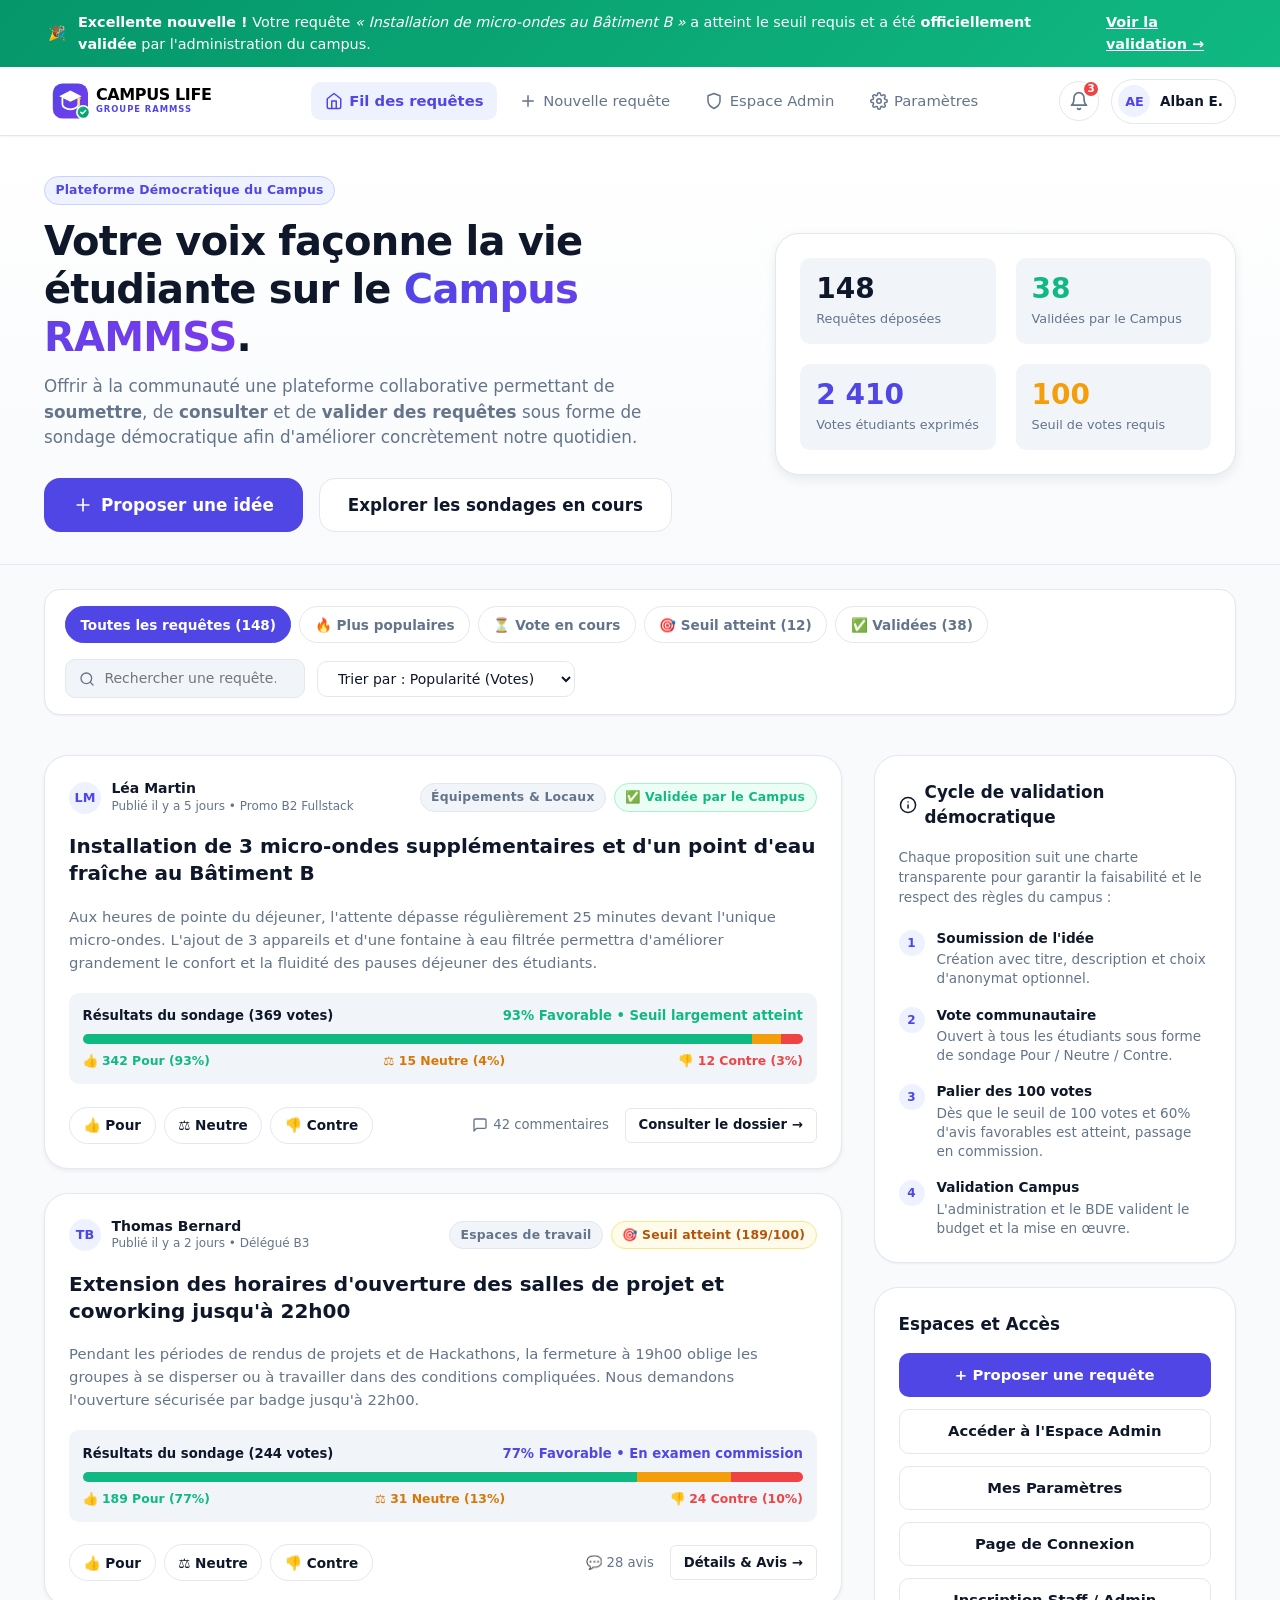
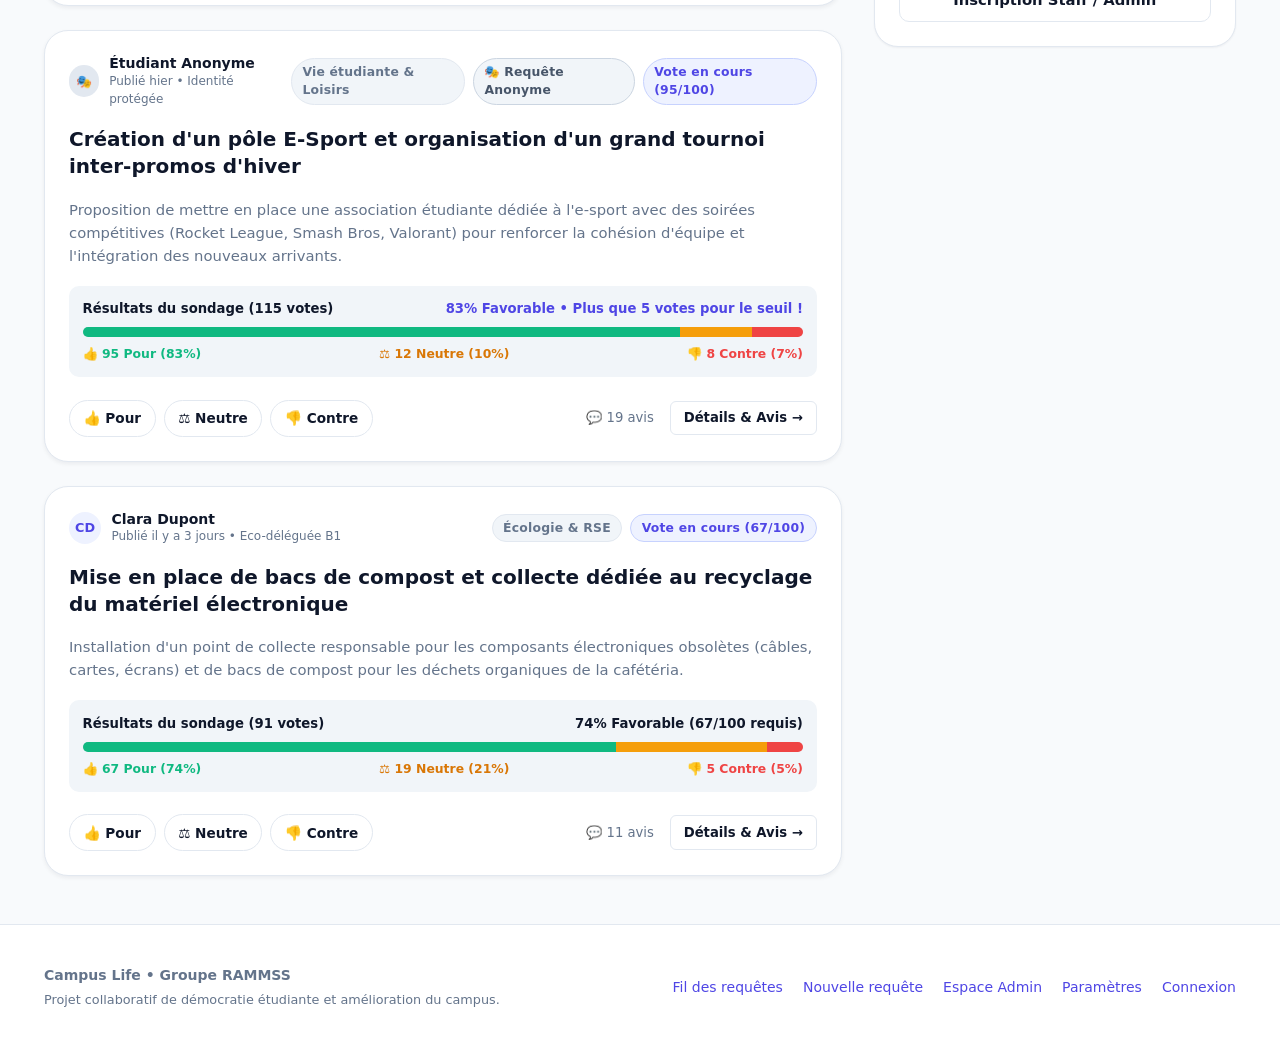
<file: code/index.html>
<!DOCTYPE html>
<html lang="fr">
<head>
  <meta charset="UTF-8">
  <meta name="viewport" content="width=device-width, initial-scale=1.0">
  <meta name="description" content="Campus Life - Groupe RAMMSS : Plateforme démocratique pour soumettre, consulter et voter pour les requêtes étudiantes.">
  <title>Campus Life - Fil d'actualité des requêtes | Groupe RAMMSS</title>
  <link rel="stylesheet" href="css/style.css">
</head>
<body>

  <!-- Alerte Notification en tête (Story 12 - Notification de validation) -->
  <aside class="toast-bar" role="status" aria-live="polite">
    <div class="container toast-inner">
      <div class="toast-content">
        <span aria-hidden="true">🎉</span>
        <p><strong>Excellente nouvelle !</strong> Votre requête <em>« Installation de micro-ondes au Bâtiment B »</em> a atteint le seuil requis et a été <strong>officiellement validée</strong> par l'administration du campus.</p>
      </div>
      <a href="detail.html" class="toast-link">Voir la validation &rarr;</a>
    </div>
  </aside>

  <!-- En-tête Principal & Navigation -->
  <header class="site-header">
    <div class="container header-inner">
      <a href="index.html" class="brand-link" aria-label="Accueil Campus Life">
        <img src="assets/logo.svg" alt="Logo Campus Life RAMMSS" width="200" height="48">
      </a>

      <!-- Navigation Centrale -->
      <nav class="main-nav" aria-label="Navigation principale">
        <a href="index.html" class="nav-link active">
          <svg width="18" height="18" viewBox="0 0 24 24" fill="none" stroke="currentColor" stroke-width="2" stroke-linecap="round" stroke-linejoin="round"><path d="m3 9 9-7 9 7v11a2 2 0 0 1-2 2H5a2 2 0 0 1-2-2z"></path><polyline points="9 22 9 12 15 12 15 22"></polyline></svg>
          Fil des requêtes
        </a>
        <a href="create.html" class="nav-link">
          <svg width="18" height="18" viewBox="0 0 24 24" fill="none" stroke="currentColor" stroke-width="2" stroke-linecap="round" stroke-linejoin="round"><line x1="12" y1="5" x2="12" y2="19"></line><line x1="5" y1="12" x2="19" y2="12"></line></svg>
          Nouvelle requête
        </a>
        <a href="admin.html" class="nav-link">
          <svg width="18" height="18" viewBox="0 0 24 24" fill="none" stroke="currentColor" stroke-width="2" stroke-linecap="round" stroke-linejoin="round"><path d="M12 22s8-4 8-10V5l-8-3-8 3v7c0 6 8 10 8 10z"></path></svg>
          Espace Admin
        </a>
        <a href="settings.html" class="nav-link">
          <svg width="18" height="18" viewBox="0 0 24 24" fill="none" stroke="currentColor" stroke-width="2" stroke-linecap="round" stroke-linejoin="round"><circle cx="12" cy="12" r="3"></circle><path d="M19.4 15a1.65 1.65 0 0 0 .33 1.82l.06.06a2 2 0 0 1 0 2.83 2 2 0 0 1-2.83 0l-.06-.06a1.65 1.65 0 0 0-1.82-.33 1.65 1.65 0 0 0-1 1.51V21a2 2 0 0 1-2 2 2 2 0 0 1-2-2v-.09A1.65 1.65 0 0 0 9 19.4a1.65 1.65 0 0 0-1.82.33l-.06.06a2 2 0 0 1-2.83 0 2 2 0 0 1 0-2.83l.06-.06a1.65 1.65 0 0 0 .33-1.82 1.65 1.65 0 0 0-1.51-1H3a2 2 0 0 1-2-2 2 2 0 0 1 2-2h.09A1.65 1.65 0 0 0 4.6 9a1.65 1.65 0 0 0-.33-1.82l-.06-.06a2 2 0 0 1 0-2.83 2 2 0 0 1 2.83 0l.06.06a1.65 1.65 0 0 0 1.82.33H9a1.65 1.65 0 0 0 1-1.51V3a2 2 0 0 1 2-2 2 2 0 0 1 2 2v.09a1.65 1.65 0 0 0 1 1.51 1.65 1.65 0 0 0 1.82-.33l.06-.06a2 2 0 0 1 2.83 0 2 2 0 0 1 0 2.83l-.06.06a1.65 1.65 0 0 0-.33 1.82V9a1.65 1.65 0 0 0 1.51 1H21a2 2 0 0 1 2 2 2 2 0 0 1-2 2h-.09a1.65 1.65 0 0 0-1.51 1z"></path></svg>
          Paramètres
        </a>
      </nav>

      <!-- Actions Droite : Notifications & Profil -->
      <div class="header-actions">
        <!-- Notification Dropdown CSS (Story 12) -->
        <div class="notification-wrapper" tabindex="0">
          <button class="btn-icon" aria-label="Afficher les notifications (3 non lues)">
            <svg width="20" height="20" viewBox="0 0 24 24" fill="none" stroke="currentColor" stroke-width="2" stroke-linecap="round" stroke-linejoin="round"><path d="M18 8A6 6 0 0 0 6 8c0 7-3 9-3 9h18s-3-2-3-9"></path><path d="M13.73 21a2 2 0 0 1-3.46 0"></path></svg>
            <span class="unread-badge">3</span>
          </button>
          <div class="notification-dropdown">
            <div class="notification-header">
              <span>Notifications Campus</span>
              <span class="badge badge-validated">3 Récentes</span>
            </div>
            <div class="notif-item valid">
              <span class="notif-icon">✅</span>
              <div>
                <strong>Requête validée !</strong>
                <p>« Micro-ondes Bâtiment B » a été approuvée par l'administration.</p>
              </div>
            </div>
            <div class="notif-item">
              <span class="notif-icon">🎯</span>
              <div>
                <strong>Seuil de 100 votes atteint</strong>
                <p>« Extension coworking 22h » est transmise à la commission.</p>
              </div>
            </div>
            <div class="notif-item">
              <span class="notif-icon">💬</span>
              <div>
                <strong>Nouveau débat</strong>
                <p>5 nouveaux avis sur le projet « Tournoi E-Sport ».</p>
              </div>
            </div>
          </div>
        </div>

        <!-- Profil Utilisateur -->
        <a href="login.html" class="user-profile-badge" title="Connecté en tant qu'Alban E.">
          <div class="avatar">AE</div>
          <span>Alban E.</span>
        </a>
      </div>
    </div>
  </header>

  <!-- Bannière Hero & Présentation Product Goal -->
  <section class="hero-section">
    <div class="container hero-grid">
      <div class="hero-content">
        <span class="badge badge-voting" style="margin-bottom: 0.75rem;">Plateforme Démocratique du Campus</span>
        <h1 class="hero-title">Votre voix façonne la vie étudiante sur le <span class="hero-highlight">Campus RAMMSS</span>.</h1>
        <p class="hero-desc">
          Offrir à la communauté une plateforme collaborative permettant de <strong>soumettre</strong>, de <strong>consulter</strong> et de <strong>valider des requêtes</strong> sous forme de sondage démocratique afin d'améliorer concrètement notre quotidien.
        </p>
        <div class="hero-actions">
          <a href="create.html" class="btn btn-primary btn-lg">
            <svg width="20" height="20" viewBox="0 0 24 24" fill="none" stroke="currentColor" stroke-width="2" stroke-linecap="round" stroke-linejoin="round"><line x1="12" y1="5" x2="12" y2="19"></line><line x1="5" y1="12" x2="19" y2="12"></line></svg>
            Proposer une idée
          </a>
          <a href="#feed" class="btn btn-secondary btn-lg">Explorer les sondages en cours</a>
        </div>
      </div>

      <!-- Statistiques en direct du Campus -->
      <div class="hero-stats-card">
        <div class="stat-box">
          <div class="stat-value">148</div>
          <div class="stat-label">Requêtes déposées</div>
        </div>
        <div class="stat-box">
          <div class="stat-value" style="color: var(--success);">38</div>
          <div class="stat-label">Validées par le Campus</div>
        </div>
        <div class="stat-box">
          <div class="stat-value" style="color: var(--primary);">2 410</div>
          <div class="stat-label">Votes étudiants exprimés</div>
        </div>
        <div class="stat-box">
          <div class="stat-value" style="color: var(--warning);">100</div>
          <div class="stat-label">Seuil de votes requis</div>
        </div>
      </div>
    </div>
  </section>

  <!-- Contenu Principal : Contrôles & Grille de Requêtes -->
  <main class="container" id="feed">
    <!-- Barre de Contrôles, Filtres et Tri (Story 11) -->
    <div class="feed-controls">
      <div class="controls-card">
        <!-- Filtres par catégorie et statut -->
        <div class="filter-pills" role="tablist" aria-label="Filtres des requêtes">
          <button class="filter-pill active" role="tab" aria-selected="true">Toutes les requêtes (148)</button>
          <button class="filter-pill" role="tab" aria-selected="false">🔥 Plus populaires</button>
          <button class="filter-pill" role="tab" aria-selected="false">⏳ Vote en cours</button>
          <button class="filter-pill" role="tab" aria-selected="false">🎯 Seuil atteint (12)</button>
          <button class="filter-pill" role="tab" aria-selected="false">✅ Validées (38)</button>
        </div>

        <!-- Recherche et Sélecteur de Tri -->
        <div class="sort-and-search">
          <div class="search-input-wrapper">
            <svg width="16" height="16" viewBox="0 0 24 24" fill="none" stroke="currentColor" stroke-width="2" stroke-linecap="round" stroke-linejoin="round"><circle cx="11" cy="11" r="8"></circle><line x1="21" y1="21" x2="16.65" y2="16.65"></line></svg>
            <input type="search" class="search-input" placeholder="Rechercher une requête..." aria-label="Rechercher une requête">
          </div>
          <select class="select-sort" aria-label="Trier les résultats">
            <option>Trier par : Popularité (Votes)</option>
            <option>Trier par : Plus récentes</option>
            <option>Trier par : Urgence validation</option>
            <option>Trier par : Pourcentage Pour</option>
          </select>
        </div>
      </div>
    </div>

    <!-- Layout Grille : Flux de requêtes + Barre latérale -->
    <div class="feed-layout">
      <!-- Flux de requêtes (Story 2) -->
      <section class="feed-stream" aria-label="Liste des requêtes du campus">

        <!-- Carte 1 : Requête Validée par le Campus (Story 12) -->
        <article class="request-card">
          <div class="card-top">
            <div class="card-author-meta">
              <div class="avatar">LM</div>
              <div class="author-info">
                <span class="author-name">Léa Martin</span>
                <span class="post-date">Publié il y a 5 jours &bull; Promo B2 Fullstack</span>
              </div>
            </div>
            <div class="card-badges">
              <span class="badge badge-category">Équipements & Locaux</span>
              <span class="badge badge-validated">✅ Validée par le Campus</span>
            </div>
          </div>

          <h2 class="card-title">
            <a href="detail.html">Installation de 3 micro-ondes supplémentaires et d'un point d'eau fraîche au Bâtiment B</a>
          </h2>
          <p class="card-desc">
            Aux heures de pointe du déjeuner, l'attente dépasse régulièrement 25 minutes devant l'unique micro-ondes. L'ajout de 3 appareils et d'une fontaine à eau filtrée permettra d'améliorer grandement le confort et la fluidité des pauses déjeuner des étudiants.
          </p>

          <!-- Jauge de Vote Tripartite (Story 10) -->
          <div class="vote-gauge-container">
            <div class="vote-gauge-header">
              <span>Résultats du sondage (369 votes)</span>
              <strong style="color: var(--success);">93% Favorable &bull; Seuil largement atteint</strong>
            </div>
            <div class="vote-ratio-bar" role="progressbar" aria-valuenow="93" aria-valuemin="0" aria-valuemax="100">
              <div class="bar-pro" style="width: 93%;" title="342 Pour"></div>
              <div class="bar-neutral" style="width: 4%;" title="15 Neutre"></div>
              <div class="bar-con" style="width: 3%;" title="12 Contre"></div>
            </div>
            <div class="vote-stats-text">
              <span class="vote-stat-item pro">👍 342 Pour (93%)</span>
              <span class="vote-stat-item neutral">⚖️ 15 Neutre (4%)</span>
              <span class="vote-stat-item con">👎 12 Contre (3%)</span>
            </div>
          </div>

          <!-- Ligne d'action de vote et liens -->
          <div class="vote-actions-row">
            <div class="vote-buttons-group">
              <button class="btn-vote btn-vote-pro" aria-label="Voter Pour">👍 Pour</button>
              <button class="btn-vote btn-vote-neutral" aria-label="Voter Neutre">⚖️ Neutre</button>
              <button class="btn-vote btn-vote-con" aria-label="Voter Contre">👎 Contre</button>
            </div>
            <div class="card-footer-links">
              <span class="card-meta-link">
                <svg width="16" height="16" viewBox="0 0 24 24" fill="none" stroke="currentColor" stroke-width="2" stroke-linecap="round" stroke-linejoin="round"><path d="M21 15a2 2 0 0 1-2 2H7l-4 4V5a2 2 0 0 1 2-2h14a2 2 0 0 1 2 2z"></path></svg>
                42 commentaires
              </span>
              <a href="detail.html" class="btn btn-secondary btn-sm">Consulter le dossier &rarr;</a>
            </div>
          </div>
        </article>

        <!-- Carte 2 : Seuil atteint - En commission (Story 5 & 10) -->
        <article class="request-card">
          <div class="card-top">
            <div class="card-author-meta">
              <div class="avatar">TB</div>
              <div class="author-info">
                <span class="author-name">Thomas Bernard</span>
                <span class="post-date">Publié il y a 2 jours &bull; Délégué B3</span>
              </div>
            </div>
            <div class="card-badges">
              <span class="badge badge-category">Espaces de travail</span>
              <span class="badge badge-threshold">🎯 Seuil atteint (189/100)</span>
            </div>
          </div>

          <h2 class="card-title">
            <a href="detail.html">Extension des horaires d'ouverture des salles de projet et coworking jusqu'à 22h00</a>
          </h2>
          <p class="card-desc">
            Pendant les périodes de rendus de projets et de Hackathons, la fermeture à 19h00 oblige les groupes à se disperser ou à travailler dans des conditions compliquées. Nous demandons l'ouverture sécurisée par badge jusqu'à 22h00.
          </p>

          <div class="vote-gauge-container">
            <div class="vote-gauge-header">
              <span>Résultats du sondage (244 votes)</span>
              <strong style="color: var(--primary);">77% Favorable &bull; En examen commission</strong>
            </div>
            <div class="vote-ratio-bar" role="progressbar" aria-valuenow="77" aria-valuemin="0" aria-valuemax="100">
              <div class="bar-pro" style="width: 77%;"></div>
              <div class="bar-neutral" style="width: 13%;"></div>
              <div class="bar-con" style="width: 10%;"></div>
            </div>
            <div class="vote-stats-text">
              <span class="vote-stat-item pro">👍 189 Pour (77%)</span>
              <span class="vote-stat-item neutral">⚖️ 31 Neutre (13%)</span>
              <span class="vote-stat-item con">👎 24 Contre (10%)</span>
            </div>
          </div>

          <div class="vote-actions-row">
            <div class="vote-buttons-group">
              <button class="btn-vote btn-vote-pro">👍 Pour</button>
              <button class="btn-vote btn-vote-neutral">⚖️ Neutre</button>
              <button class="btn-vote btn-vote-con">👎 Contre</button>
            </div>
            <div class="card-footer-links">
              <span class="card-meta-link">💬 28 avis</span>
              <a href="detail.html" class="btn btn-secondary btn-sm">Détails & Avis &rarr;</a>
            </div>
          </div>
        </article>

        <!-- Carte 3 : Requête Anonyme (Story 8: Anonymisation) -->
        <article class="request-card">
          <div class="card-top">
            <div class="card-author-meta">
              <div class="avatar avatar-anon">🎭</div>
              <div class="author-info">
                <span class="author-name">Étudiant Anonyme</span>
                <span class="post-date">Publié hier &bull; Identité protégée</span>
              </div>
            </div>
            <div class="card-badges">
              <span class="badge badge-category">Vie étudiante & Loisirs</span>
              <span class="badge badge-anon">🎭 Requête Anonyme</span>
              <span class="badge badge-voting">Vote en cours (95/100)</span>
            </div>
          </div>

          <h2 class="card-title">
            <a href="detail.html">Création d'un pôle E-Sport et organisation d'un grand tournoi inter-promos d'hiver</a>
          </h2>
          <p class="card-desc">
            Proposition de mettre en place une association étudiante dédiée à l'e-sport avec des soirées compétitives (Rocket League, Smash Bros, Valorant) pour renforcer la cohésion d'équipe et l'intégration des nouveaux arrivants.
          </p>

          <div class="vote-gauge-container">
            <div class="vote-gauge-header">
              <span>Résultats du sondage (115 votes)</span>
              <strong style="color: var(--primary);">83% Favorable &bull; Plus que 5 votes pour le seuil !</strong>
            </div>
            <div class="vote-ratio-bar" role="progressbar" aria-valuenow="83" aria-valuemin="0" aria-valuemax="100">
              <div class="bar-pro" style="width: 83%;"></div>
              <div class="bar-neutral" style="width: 10%;"></div>
              <div class="bar-con" style="width: 7%;"></div>
            </div>
            <div class="vote-stats-text">
              <span class="vote-stat-item pro">👍 95 Pour (83%)</span>
              <span class="vote-stat-item neutral">⚖️ 12 Neutre (10%)</span>
              <span class="vote-stat-item con">👎 8 Contre (7%)</span>
            </div>
          </div>

          <div class="vote-actions-row">
            <div class="vote-buttons-group">
              <button class="btn-vote btn-vote-pro">👍 Pour</button>
              <button class="btn-vote btn-vote-neutral">⚖️ Neutre</button>
              <button class="btn-vote btn-vote-con">👎 Contre</button>
            </div>
            <div class="card-footer-links">
              <span class="card-meta-link">💬 19 avis</span>
              <a href="detail.html" class="btn btn-secondary btn-sm">Détails & Avis &rarr;</a>
            </div>
          </div>
        </article>

        <!-- Carte 4 : Requête Écologie (Story 2 & 10) -->
        <article class="request-card">
          <div class="card-top">
            <div class="card-author-meta">
              <div class="avatar">CD</div>
              <div class="author-info">
                <span class="author-name">Clara Dupont</span>
                <span class="post-date">Publié il y a 3 jours &bull; Eco-déléguée B1</span>
              </div>
            </div>
            <div class="card-badges">
              <span class="badge badge-category">Écologie & RSE</span>
              <span class="badge badge-voting">Vote en cours (67/100)</span>
            </div>
          </div>

          <h2 class="card-title">
            <a href="detail.html">Mise en place de bacs de compost et collecte dédiée au recyclage du matériel électronique</a>
          </h2>
          <p class="card-desc">
            Installation d'un point de collecte responsable pour les composants électroniques obsolètes (câbles, cartes, écrans) et de bacs de compost pour les déchets organiques de la cafétéria.
          </p>

          <div class="vote-gauge-container">
            <div class="vote-gauge-header">
              <span>Résultats du sondage (91 votes)</span>
              <strong>74% Favorable (67/100 requis)</strong>
            </div>
            <div class="vote-ratio-bar">
              <div class="bar-pro" style="width: 74%;"></div>
              <div class="bar-neutral" style="width: 21%;"></div>
              <div class="bar-con" style="width: 5%;"></div>
            </div>
            <div class="vote-stats-text">
              <span class="vote-stat-item pro">👍 67 Pour (74%)</span>
              <span class="vote-stat-item neutral">⚖️ 19 Neutre (21%)</span>
              <span class="vote-stat-item con">👎 5 Contre (5%)</span>
            </div>
          </div>

          <div class="vote-actions-row">
            <div class="vote-buttons-group">
              <button class="btn-vote btn-vote-pro">👍 Pour</button>
              <button class="btn-vote btn-vote-neutral">⚖️ Neutre</button>
              <button class="btn-vote btn-vote-con">👎 Contre</button>
            </div>
            <div class="card-footer-links">
              <span class="card-meta-link">💬 11 avis</span>
              <a href="detail.html" class="btn btn-secondary btn-sm">Détails & Avis &rarr;</a>
            </div>
          </div>
        </article>

      </section>

      <!-- Sidebar Latérale : Processus Démocratique & Raccourcis (Story 9) -->
      <aside class="feed-sidebar">
        <!-- Encadré Story 9 : Structure & Validation d'une Requête -->
        <div class="sidebar-card">
          <h3 class="sidebar-title">
            <svg width="20" height="20" viewBox="0 0 24 24" fill="none" stroke="currentColor" stroke-width="2" stroke-linecap="round" stroke-linejoin="round"><circle cx="12" cy="12" r="10"></circle><line x1="12" y1="16" x2="12" y2="12"></line><line x1="12" y1="8" x2="12.01" y2="8"></line></svg>
            Cycle de validation démocratique
          </h3>
          <p style="font-size: 0.85rem; color: var(--text-muted); margin-bottom: 1.25rem;">
            Chaque proposition suit une charte transparente pour garantir la faisabilité et le respect des règles du campus :
          </p>
          <div class="process-steps">
            <div class="process-step">
              <span class="step-num">1</span>
              <div class="step-content">
                <strong>Soumission de l'idée</strong>
                <p>Création avec titre, description et choix d'anonymat optionnel.</p>
              </div>
            </div>
            <div class="process-step">
              <span class="step-num">2</span>
              <div class="step-content">
                <strong>Vote communautaire</strong>
                <p>Ouvert à tous les étudiants sous forme de sondage Pour / Neutre / Contre.</p>
              </div>
            </div>
            <div class="process-step">
              <span class="step-num">3</span>
              <div class="step-content">
                <strong>Palier des 100 votes</strong>
                <p>Dès que le seuil de 100 votes et 60% d'avis favorables est atteint, passage en commission.</p>
              </div>
            </div>
            <div class="process-step">
              <span class="step-num">4</span>
              <div class="step-content">
                <strong>Validation Campus</strong>
                <p>L'administration et le BDE valident le budget et la mise en œuvre.</p>
              </div>
            </div>
          </div>
        </div>

        <!-- Encadré Raccourcis & Liens utiles -->
        <div class="sidebar-card">
          <h3 class="sidebar-title">Espaces et Accès</h3>
          <div style="display: flex; flex-direction: column; gap: 0.75rem;">
            <a href="create.html" class="btn btn-primary" style="width: 100%;">+ Proposer une requête</a>
            <a href="admin.html" class="btn btn-secondary" style="width: 100%;">Accéder à l'Espace Admin</a>
            <a href="settings.html" class="btn btn-secondary" style="width: 100%;">Mes Paramètres</a>
            <a href="login.html" class="btn btn-secondary" style="width: 100%;">Page de Connexion</a>
            <a href="admin-register.html" class="btn btn-secondary" style="width: 100%;">Inscription Staff / Admin</a>
          </div>
        </div>
      </aside>
    </div>
  </main>

  <!-- Pied de page -->
  <footer class="site-footer">
    <div class="container footer-inner">
      <div>
        <strong>Campus Life &bull; Groupe RAMMSS</strong>
        <p style="font-size: 0.8rem; margin-top: 0.25rem;">Projet collaboratif de démocratie étudiante et amélioration du campus.</p>
      </div>
      <div class="footer-links">
        <a href="index.html">Fil des requêtes</a>
        <a href="create.html">Nouvelle requête</a>
        <a href="admin.html">Espace Admin</a>
        <a href="settings.html">Paramètres</a>
        <a href="login.html">Connexion</a>
      </div>
    </div>
  </footer>

</body>
</html>
</file>
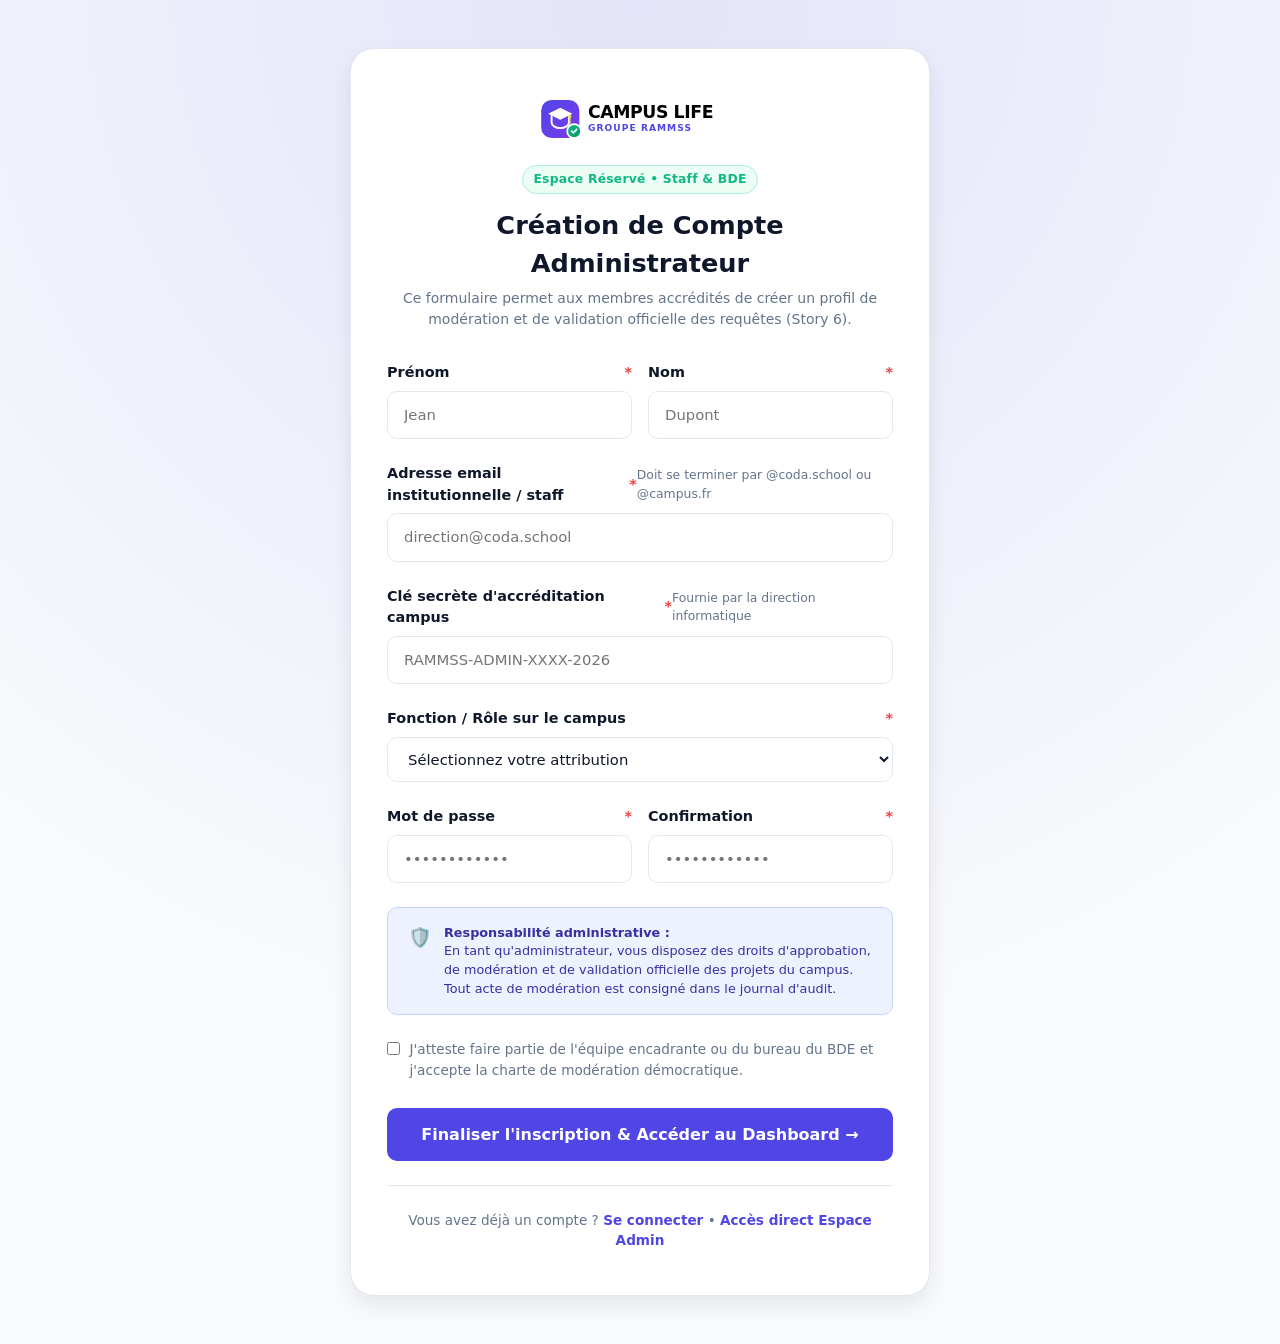
<file: code/admin-register.html>
<!DOCTYPE html>
<html lang="fr">
<head>
  <meta charset="UTF-8">
  <meta name="viewport" content="width=device-width, initial-scale=1.0">
  <meta name="description" content="Campus Life - Inscription réservée aux membres de l'administration et du BDE.">
  <title>Inscription Administrateur | Campus Life RAMMSS</title>
  <link rel="stylesheet" href="css/style.css">
  <style>
    .admin-auth-page {
      min-height: 100vh;
      display: flex;
      flex-direction: column;
      justify-content: center;
      align-items: center;
      padding: 3rem 1.5rem;
      background: radial-gradient(circle at top, rgba(79, 70, 229, 0.12) 0%, var(--bg-body) 70%);
    }

    .admin-auth-card {
      width: 100%;
      max-width: 580px;
      background-color: var(--bg-surface);
      border: 1px solid var(--border-color);
      border-radius: var(--radius-xl);
      padding: 2.75rem 2.25rem;
      box-shadow: var(--shadow-lg);
    }
  </style>
</head>
<body class="admin-auth-page">

  <div class="admin-auth-card">
    <div style="text-align: center; margin-bottom: 2rem;">
      <a href="index.html" aria-label="Retour à l'accueil">
        <img src="assets/logo.svg" alt="Logo Campus Life RAMMSS" width="220" height="52" style="margin-inline: auto; margin-bottom: 1.25rem;">
      </a>
      <span class="badge badge-validated" style="margin-bottom: 0.5rem;">Espace Réservé &bull; Staff & BDE</span>
      <h1 style="font-size: 1.6rem; font-weight: 800; color: var(--text-main); margin-top: 0.25rem;">
        Création de Compte Administrateur
      </h1>
      <p style="font-size: 0.875rem; color: var(--text-muted); margin-top: 0.35rem;">
        Ce formulaire permet aux membres accrédités de créer un profil de modération et de validation officielle des requêtes (Story 6).
      </p>
    </div>

    <form action="admin.html" method="get">
      <!-- Identité -->
      <div style="display: grid; grid-template-columns: 1fr 1fr; gap: 1rem;">
        <div class="form-group">
          <label for="admin-firstname" class="form-label">Prénom <span style="color: var(--danger);">*</span></label>
          <input type="text" id="admin-firstname" class="form-control" placeholder="Jean" required>
        </div>
        <div class="form-group">
          <label for="admin-lastname" class="form-label">Nom <span style="color: var(--danger);">*</span></label>
          <input type="text" id="admin-lastname" class="form-control" placeholder="Dupont" required>
        </div>
      </div>

      <!-- Email Professionnel -->
      <div class="form-group">
        <label for="admin-email" class="form-label">
          Adresse email institutionnelle / staff <span style="color: var(--danger);">*</span>
          <span class="form-hint">Doit se terminer par @coda.school ou @campus.fr</span>
        </label>
        <input type="email" id="admin-email" class="form-control" placeholder="direction@coda.school" required>
      </div>

      <!-- Clé secrète d'accréditation du campus -->
      <div class="form-group">
        <label for="admin-token" class="form-label">
          Clé secrète d'accréditation campus <span style="color: var(--danger);">*</span>
          <span class="form-hint">Fournie par la direction informatique</span>
        </label>
        <input type="password" id="admin-token" class="form-control" placeholder="RAMMSS-ADMIN-XXXX-2026" required>
      </div>

      <!-- Rôle administratif -->
      <div class="form-group">
        <label for="admin-role" class="form-label">Fonction / Rôle sur le campus <span style="color: var(--danger);">*</span></label>
        <select id="admin-role" class="form-control" required>
          <option value="">Sélectionnez votre attribution</option>
          <option value="direction">Direction du Campus & Commission Budgétaire</option>
          <option value="bde">Bureau Des Étudiants (Présidence / Vice-présidence BDE)</option>
          <option value="scolarite">Responsable Scolarité & Vie Étudiante</option>
          <option value="logistique">Responsable Logistique, Bâtiments & Matériel</option>
          <option value="moderation">Modérateur de la charte de bienveillance</option>
        </select>
      </div>

      <!-- Mots de passe -->
      <div style="display: grid; grid-template-columns: 1fr 1fr; gap: 1rem;">
        <div class="form-group">
          <label for="admin-pwd" class="form-label">Mot de passe <span style="color: var(--danger);">*</span></label>
          <input type="password" id="admin-pwd" class="form-control" placeholder="••••••••••••" required>
        </div>
        <div class="form-group">
          <label for="admin-pwd-confirm" class="form-label">Confirmation <span style="color: var(--danger);">*</span></label>
          <input type="password" id="admin-pwd-confirm" class="form-control" placeholder="••••••••••••" required>
        </div>
      </div>

      <!-- Engagement Déontologique -->
      <div class="alert alert-info" style="font-size: 0.8rem;">
        <span style="font-size: 1.2rem;">🛡️</span>
        <div>
          <strong>Responsabilité administrative :</strong>
          <p>En tant qu'administrateur, vous disposez des droits d'approbation, de modération et de validation officielle des projets du campus. Tout acte de modération est consigné dans le journal d'audit.</p>
        </div>
      </div>

      <div style="margin-bottom: 1.75rem;">
        <label style="display: flex; align-items: flex-start; gap: 0.6rem; font-size: 0.85rem; color: var(--text-muted); cursor: pointer;">
          <input type="checkbox" required style="margin-top: 0.2rem;">
          <span>J'atteste faire partie de l'équipe encadrante ou du bureau du BDE et j'accepte la charte de modération démocratique.</span>
        </label>
      </div>

      <!-- Bouton Soumission -->
      <button type="submit" class="btn btn-primary" style="width: 100%; padding: 0.85rem; font-size: 1rem;">
        Finaliser l'inscription & Accéder au Dashboard &rarr;
      </button>
    </form>

    <hr style="border: none; border-top: 1px solid var(--border-color); margin-block: 1.5rem;">

    <div style="text-align: center; font-size: 0.85rem;">
      <p style="color: var(--text-muted);">
        Vous avez déjà un compte ?
        <a href="login.html" style="font-weight: 600;">Se connecter</a>
        <span> &bull; </span>
        <a href="admin.html" style="font-weight: 600;">Accès direct Espace Admin</a>
      </p>
    </div>
  </div>

</body>
</html>
</file>
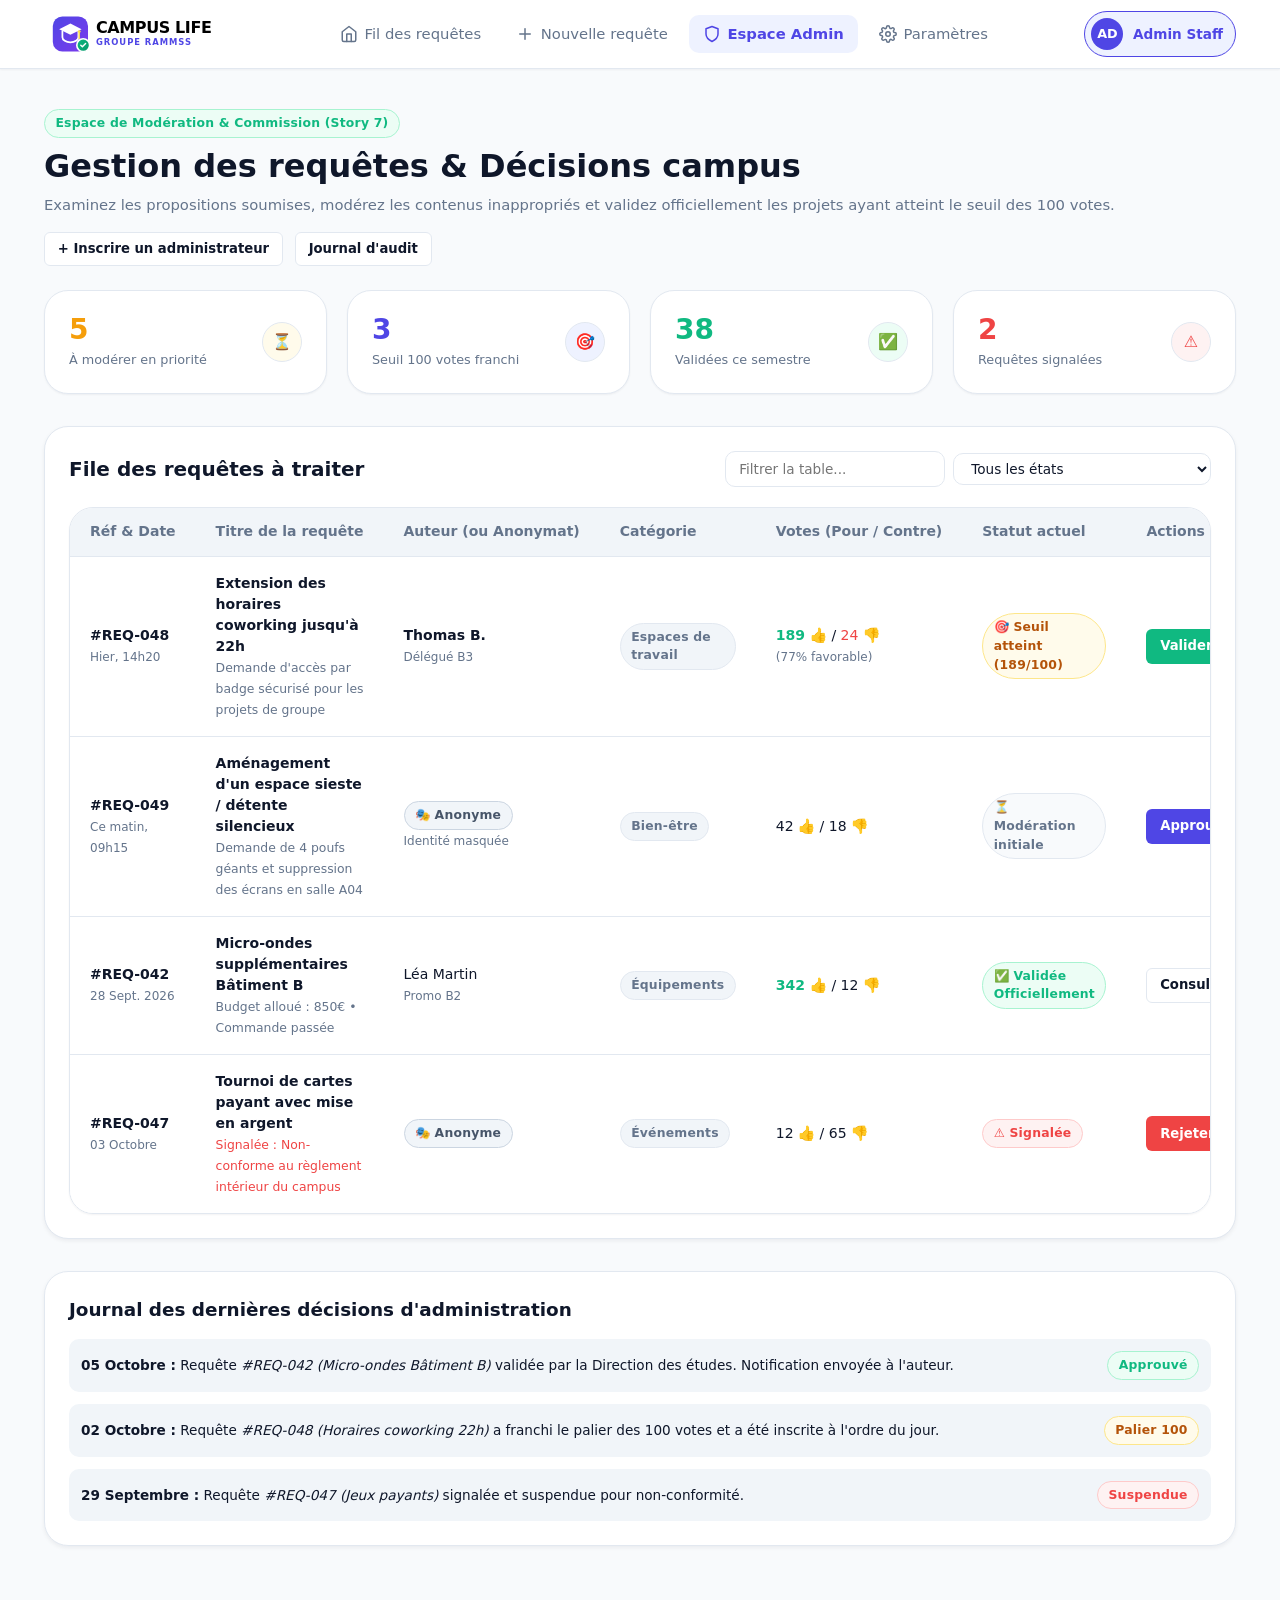
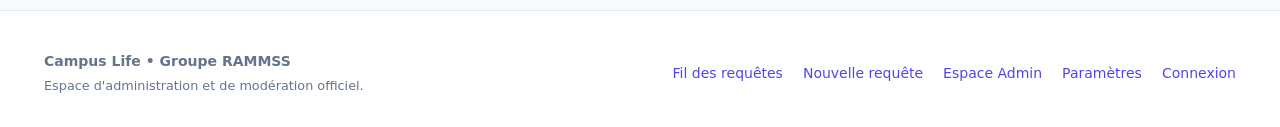
<file: code/admin.html>
<!DOCTYPE html>
<html lang="fr">
<head>
  <meta charset="UTF-8">
  <meta name="viewport" content="width=device-width, initial-scale=1.0">
  <meta name="description" content="Campus Life - Espace d'administration et modération des requêtes du campus.">
  <title>Espace de Gestion & Modération | Campus Life RAMMSS</title>
  <link rel="stylesheet" href="css/style.css">
</head>
<body>

  <!-- En-tête Principal & Navigation -->
  <header class="site-header">
    <div class="container header-inner">
      <a href="index.html" class="brand-link" aria-label="Accueil Campus Life">
        <img src="assets/logo.svg" alt="Logo Campus Life RAMMSS" width="200" height="48">
      </a>

      <nav class="main-nav" aria-label="Navigation principale">
        <a href="index.html" class="nav-link">
          <svg width="18" height="18" viewBox="0 0 24 24" fill="none" stroke="currentColor" stroke-width="2" stroke-linecap="round" stroke-linejoin="round"><path d="m3 9 9-7 9 7v11a2 2 0 0 1-2 2H5a2 2 0 0 1-2-2z"></path><polyline points="9 22 9 12 15 12 15 22"></polyline></svg>
          Fil des requêtes
        </a>
        <a href="create.html" class="nav-link">
          <svg width="18" height="18" viewBox="0 0 24 24" fill="none" stroke="currentColor" stroke-width="2" stroke-linecap="round" stroke-linejoin="round"><line x1="12" y1="5" x2="12" y2="19"></line><line x1="5" y1="12" x2="19" y2="12"></line></svg>
          Nouvelle requête
        </a>
        <a href="admin.html" class="nav-link active">
          <svg width="18" height="18" viewBox="0 0 24 24" fill="none" stroke="currentColor" stroke-width="2" stroke-linecap="round" stroke-linejoin="round"><path d="M12 22s8-4 8-10V5l-8-3-8 3v7c0 6 8 10 8 10z"></path></svg>
          Espace Admin
        </a>
        <a href="settings.html" class="nav-link">
          <svg width="18" height="18" viewBox="0 0 24 24" fill="none" stroke="currentColor" stroke-width="2" stroke-linecap="round" stroke-linejoin="round"><circle cx="12" cy="12" r="3"></circle><path d="M19.4 15a1.65 1.65 0 0 0 .33 1.82l.06.06a2 2 0 0 1 0 2.83 2 2 0 0 1-2.83 0l-.06-.06a1.65 1.65 0 0 0-1.82-.33 1.65 1.65 0 0 0-1 1.51V21a2 2 0 0 1-2 2 2 2 0 0 1-2-2v-.09A1.65 1.65 0 0 0 9 19.4a1.65 1.65 0 0 0-1.82.33l-.06.06a2 2 0 0 1-2.83 0 2 2 0 0 1 0-2.83l.06-.06a1.65 1.65 0 0 0 .33-1.82 1.65 1.65 0 0 0-1.51-1H3a2 2 0 0 1-2-2 2 2 0 0 1 2-2h.09A1.65 1.65 0 0 0 4.6 9a1.65 1.65 0 0 0-.33-1.82l-.06-.06a2 2 0 0 1 0-2.83 2 2 0 0 1 2.83 0l.06.06a1.65 1.65 0 0 0 1.82.33H9a1.65 1.65 0 0 0 1-1.51V3a2 2 0 0 1 2-2 2 2 0 0 1 2 2v.09a1.65 1.65 0 0 0 1 1.51 1.65 1.65 0 0 0 1.82-.33l.06-.06a2 2 0 0 1 2.83 0 2 2 0 0 1 0 2.83l-.06.06a1.65 1.65 0 0 0-.33 1.82V9a1.65 1.65 0 0 0 1.51 1H21a2 2 0 0 1 2 2 2 2 0 0 1-2 2h-.09a1.65 1.65 0 0 0-1.51 1z"></path></svg>
          Paramètres
        </a>
      </nav>

      <div class="header-actions">
        <div class="user-profile-badge" style="border-color: var(--primary); background-color: var(--primary-light);">
          <div class="avatar" style="background-color: var(--primary); color: #fff;">AD</div>
          <span style="color: var(--primary);">Admin Staff</span>
        </div>
      </div>
    </div>
  </header>

  <!-- Contenu Principal : Espace de Gestion (Story 7) -->
  <main class="container" style="padding-block: 2.5rem 4rem;">
    <!-- En-tête du Dashboard -->
    <div style="display: flex; align-items: center; justify-content: space-between; flex-wrap: wrap; gap: 1rem; margin-bottom: 1.5rem;">
      <div>
        <span class="badge badge-validated">Espace de Modération & Commission (Story 7)</span>
        <h1 style="font-size: 2rem; font-weight: 800; color: var(--text-main); margin-top: 0.25rem;">
          Gestion des requêtes & Décisions campus
        </h1>
        <p style="font-size: 0.925rem; color: var(--text-muted); margin-top: 0.25rem;">
          Examinez les propositions soumises, modérez les contenus inappropriés et validez officiellement les projets ayant atteint le seuil des 100 votes.
        </p>
      </div>

      <div style="display: flex; align-items: center; gap: 0.75rem;">
        <a href="admin-register.html" class="btn btn-secondary btn-sm">+ Inscrire un administrateur</a>
        <a href="#audit-log" class="btn btn-secondary btn-sm">Journal d'audit</a>
      </div>
    </div>

    <!-- KPIs Statistiques Administrateur -->
    <section class="admin-stats-grid" aria-label="Statistiques de modération">
      <div class="admin-stat-card">
        <div>
          <div class="stat-value" style="color: var(--warning);">5</div>
          <div class="stat-label">À modérer en priorité</div>
        </div>
        <div class="btn-icon" style="background-color: var(--warning-light); color: var(--warning);">⏳</div>
      </div>

      <div class="admin-stat-card">
        <div>
          <div class="stat-value" style="color: var(--primary);">3</div>
          <div class="stat-label">Seuil 100 votes franchi</div>
        </div>
        <div class="btn-icon" style="background-color: var(--primary-light); color: var(--primary);">🎯</div>
      </div>

      <div class="admin-stat-card">
        <div>
          <div class="stat-value" style="color: var(--success);">38</div>
          <div class="stat-label">Validées ce semestre</div>
        </div>
        <div class="btn-icon" style="background-color: var(--success-light); color: var(--success);">✅</div>
      </div>

      <div class="admin-stat-card">
        <div>
          <div class="stat-value" style="color: var(--danger);">2</div>
          <div class="stat-label">Requêtes signalées</div>
        </div>
        <div class="btn-icon" style="background-color: var(--danger-light); color: var(--danger);">⚠️</div>
      </div>
    </section>

    <!-- Table Interactive de Gestion et Modération (Story 7) -->
    <section class="form-card" style="padding: 1.5rem; margin-bottom: 2rem;">
      <div style="display: flex; align-items: center; justify-content: space-between; flex-wrap: wrap; gap: 1rem; margin-bottom: 1.25rem;">
        <h2 style="font-size: 1.25rem; font-weight: 700;">File des requêtes à traiter</h2>
        <div style="display: flex; align-items: center; gap: 0.5rem;">
          <input type="search" class="form-control" placeholder="Filtrer la table..." style="padding: 0.4rem 0.8rem; font-size: 0.85rem; width: 220px;">
          <select class="form-control" style="padding: 0.4rem 0.8rem; font-size: 0.85rem; width: auto;">
            <option>Tous les états</option>
            <option>Seuil atteint (Prêt commission)</option>
            <option>En attente de modération</option>
            <option>Signalées</option>
            <option>Validées</option>
          </select>
        </div>
      </div>

      <div class="table-container">
        <table class="data-table">
          <thead>
            <tr>
              <th>Réf & Date</th>
              <th>Titre de la requête</th>
              <th>Auteur (ou Anonymat)</th>
              <th>Catégorie</th>
              <th>Votes (Pour / Contre)</th>
              <th>Statut actuel</th>
              <th>Actions de modération</th>
            </tr>
          </thead>
          <tbody>
            <!-- Ligne 1 : Seuil atteint prêt pour validation (Story 12) -->
            <tr>
              <td>
                <strong>#REQ-048</strong><br>
                <span class="post-date">Hier, 14h20</span>
              </td>
              <td>
                <strong style="color: var(--text-main);">Extension des horaires coworking jusqu'à 22h</strong><br>
                <span style="font-size: 0.775rem; color: var(--text-muted);">Demande d'accès par badge sécurisé pour les projets de groupe</span>
              </td>
              <td>
                <span style="font-weight: 600;">Thomas B.</span><br>
                <span style="font-size: 0.75rem; color: var(--text-muted);">Délégué B3</span>
              </td>
              <td><span class="badge badge-category">Espaces de travail</span></td>
              <td>
                <strong style="color: var(--success);">189 👍</strong> / <span style="color: var(--danger);">24 👎</span><br>
                <span style="font-size: 0.75rem; color: var(--text-muted);">(77% favorable)</span>
              </td>
              <td><span class="badge badge-threshold">🎯 Seuil atteint (189/100)</span></td>
              <td>
                <div class="action-buttons">
                  <a href="#modal-approve" class="btn btn-success btn-sm" title="Valider officiellement (Campus) et notifier l'auteur (Story 12)">
                    Valider (Campus)
                  </a>
                  <button type="button" class="btn btn-secondary btn-sm" title="Demander des précisions à l'auteur">
                    Précisions
                  </button>
                </div>
              </td>
            </tr>

            <!-- Ligne 2 : En attente de modération initiale -->
            <tr>
              <td>
                <strong>#REQ-049</strong><br>
                <span class="post-date">Ce matin, 09h15</span>
              </td>
              <td>
                <strong style="color: var(--text-main);">Aménagement d'un espace sieste / détente silencieux</strong><br>
                <span style="font-size: 0.775rem; color: var(--text-muted);">Demande de 4 poufs géants et suppression des écrans en salle A04</span>
              </td>
              <td>
                <span class="badge badge-anon">🎭 Anonyme</span><br>
                <span style="font-size: 0.75rem; color: var(--text-muted);">Identité masquée</span>
              </td>
              <td><span class="badge badge-category">Bien-être</span></td>
              <td>
                <span>42 👍</span> / <span>18 👎</span>
              </td>
              <td><span class="badge badge-pending">⏳ Modération initiale</span></td>
              <td>
                <div class="action-buttons">
                  <button type="button" class="btn btn-primary btn-sm" title="Approuver pour mise au vote public">
                    Approuver
                  </button>
                  <button type="button" class="btn btn-danger btn-sm" title="Rejeter le contenu">
                    Rejeter
                  </button>
                </div>
              </td>
            </tr>

            <!-- Ligne 3 : Requête Validée (micro-ondes) -->
            <tr>
              <td>
                <strong>#REQ-042</strong><br>
                <span class="post-date">28 Sept. 2026</span>
              </td>
              <td>
                <strong style="color: var(--text-main);">Micro-ondes supplémentaires Bâtiment B</strong><br>
                <span style="font-size: 0.775rem; color: var(--text-muted);">Budget alloué : 850€ &bull; Commande passée</span>
              </td>
              <td>
                <span>Léa Martin</span><br>
                <span style="font-size: 0.75rem; color: var(--text-muted);">Promo B2</span>
              </td>
              <td><span class="badge badge-category">Équipements</span></td>
              <td>
                <strong style="color: var(--success);">342 👍</strong> / <span>12 👎</span>
              </td>
              <td><span class="badge badge-validated">✅ Validée Officiellement</span></td>
              <td>
                <div class="action-buttons">
                  <a href="detail.html" class="btn btn-secondary btn-sm">Consulter</a>
                </div>
              </td>
            </tr>

            <!-- Ligne 4 : Requête Signalée -->
            <tr>
              <td>
                <strong>#REQ-047</strong><br>
                <span class="post-date">03 Octobre</span>
              </td>
              <td>
                <strong style="color: var(--text-main);">Tournoi de cartes payant avec mise en argent</strong><br>
                <span style="font-size: 0.775rem; color: var(--danger);">Signalée : Non-conforme au règlement intérieur du campus</span>
              </td>
              <td>
                <span class="badge badge-anon">🎭 Anonyme</span>
              </td>
              <td><span class="badge badge-category">Événements</span></td>
              <td>
                <span>12 👍</span> / <span>65 👎</span>
              </td>
              <td><span class="badge badge-rejected">⚠️ Signalée</span></td>
              <td>
                <div class="action-buttons">
                  <button type="button" class="btn btn-danger btn-sm">Rejeter & Archiver</button>
                </div>
              </td>
            </tr>
          </tbody>
        </table>
      </div>
    </section>

    <!-- Modal de Confirmation de Validation en pur CSS via :target (Story 12) -->
    <div id="modal-approve" style="display: none; position: fixed; inset: 0; background-color: rgba(15, 23, 42, 0.6); backdrop-filter: blur(4px); z-index: 1000; align-items: center; justify-content: center; padding: 1.5rem;">
      <div style="background-color: var(--bg-surface); border-radius: var(--radius-xl); max-width: 520px; width: 100%; padding: 2rem; box-shadow: var(--shadow-lg); border: 1px solid var(--border-color);">
        <div style="display: flex; align-items: center; gap: 0.75rem; margin-bottom: 1rem;">
          <span style="font-size: 1.75rem;">🎉</span>
          <h3 style="font-size: 1.35rem; font-weight: 800;">Valider officiellement la requête</h3>
        </div>
        <p style="font-size: 0.9rem; color: var(--text-muted); line-height: 1.5; margin-bottom: 1.25rem;">
          En validant cette requête, vous confirmez l'accord de la commission. L'auteur et tous les participants recevront une <strong>notification automatique par email</strong> (Story 12) et le statut passera en <strong>Validée par le Campus</strong>.
        </p>

        <div class="form-group">
          <label class="form-label" for="decision-comment">Commentaire officiel de la direction (public)</label>
          <textarea id="decision-comment" class="form-control" rows="3" placeholder="Ex: La commission a validé le budget de fonctionnement. Les horaires étendus seront mis en place à partir de lundi prochain..."></textarea>
        </div>

        <div style="display: flex; justify-content: flex-end; gap: 0.75rem; margin-top: 1.5rem;">
          <a href="admin.html" class="btn btn-secondary">Annuler</a>
          <a href="index.html" class="btn btn-success">Confirmer & Notifier l'auteur</a>
        </div>
      </div>
    </div>
    <style>
      #modal-approve:target {
        display: flex !important;
      }
    </style>

    <!-- Journal d'Audit & Historique des Décisions -->
    <section class="form-card" id="audit-log" style="padding: 1.5rem;">
      <h2 style="font-size: 1.15rem; font-weight: 700; margin-bottom: 1rem;">Journal des dernières décisions d'administration</h2>
      <div style="display: flex; flex-direction: column; gap: 0.75rem; font-size: 0.85rem;">
        <div style="display: flex; align-items: center; justify-content: space-between; padding: 0.75rem; border-radius: var(--radius-md); background-color: var(--bg-muted);">
          <span><strong>05 Octobre :</strong> Requête <em>#REQ-042 (Micro-ondes Bâtiment B)</em> validée par la Direction des études. Notification envoyée à l'auteur.</span>
          <span class="badge badge-validated">Approuvé</span>
        </div>
        <div style="display: flex; align-items: center; justify-content: space-between; padding: 0.75rem; border-radius: var(--radius-md); background-color: var(--bg-muted);">
          <span><strong>02 Octobre :</strong> Requête <em>#REQ-048 (Horaires coworking 22h)</em> a franchi le palier des 100 votes et a été inscrite à l'ordre du jour.</span>
          <span class="badge badge-threshold">Palier 100</span>
        </div>
        <div style="display: flex; align-items: center; justify-content: space-between; padding: 0.75rem; border-radius: var(--radius-md); background-color: var(--bg-muted);">
          <span><strong>29 Septembre :</strong> Requête <em>#REQ-047 (Jeux payants)</em> signalée et suspendue pour non-conformité.</span>
          <span class="badge badge-rejected">Suspendue</span>
        </div>
      </div>
    </section>
  </main>

  <!-- Pied de page -->
  <footer class="site-footer">
    <div class="container footer-inner">
      <div>
        <strong>Campus Life &bull; Groupe RAMMSS</strong>
        <p style="font-size: 0.8rem; margin-top: 0.25rem;">Espace d'administration et de modération officiel.</p>
      </div>
      <div class="footer-links">
        <a href="index.html">Fil des requêtes</a>
        <a href="create.html">Nouvelle requête</a>
        <a href="admin.html">Espace Admin</a>
        <a href="settings.html">Paramètres</a>
        <a href="login.html">Connexion</a>
      </div>
    </div>
  </footer>

</body>
</html>
</file>
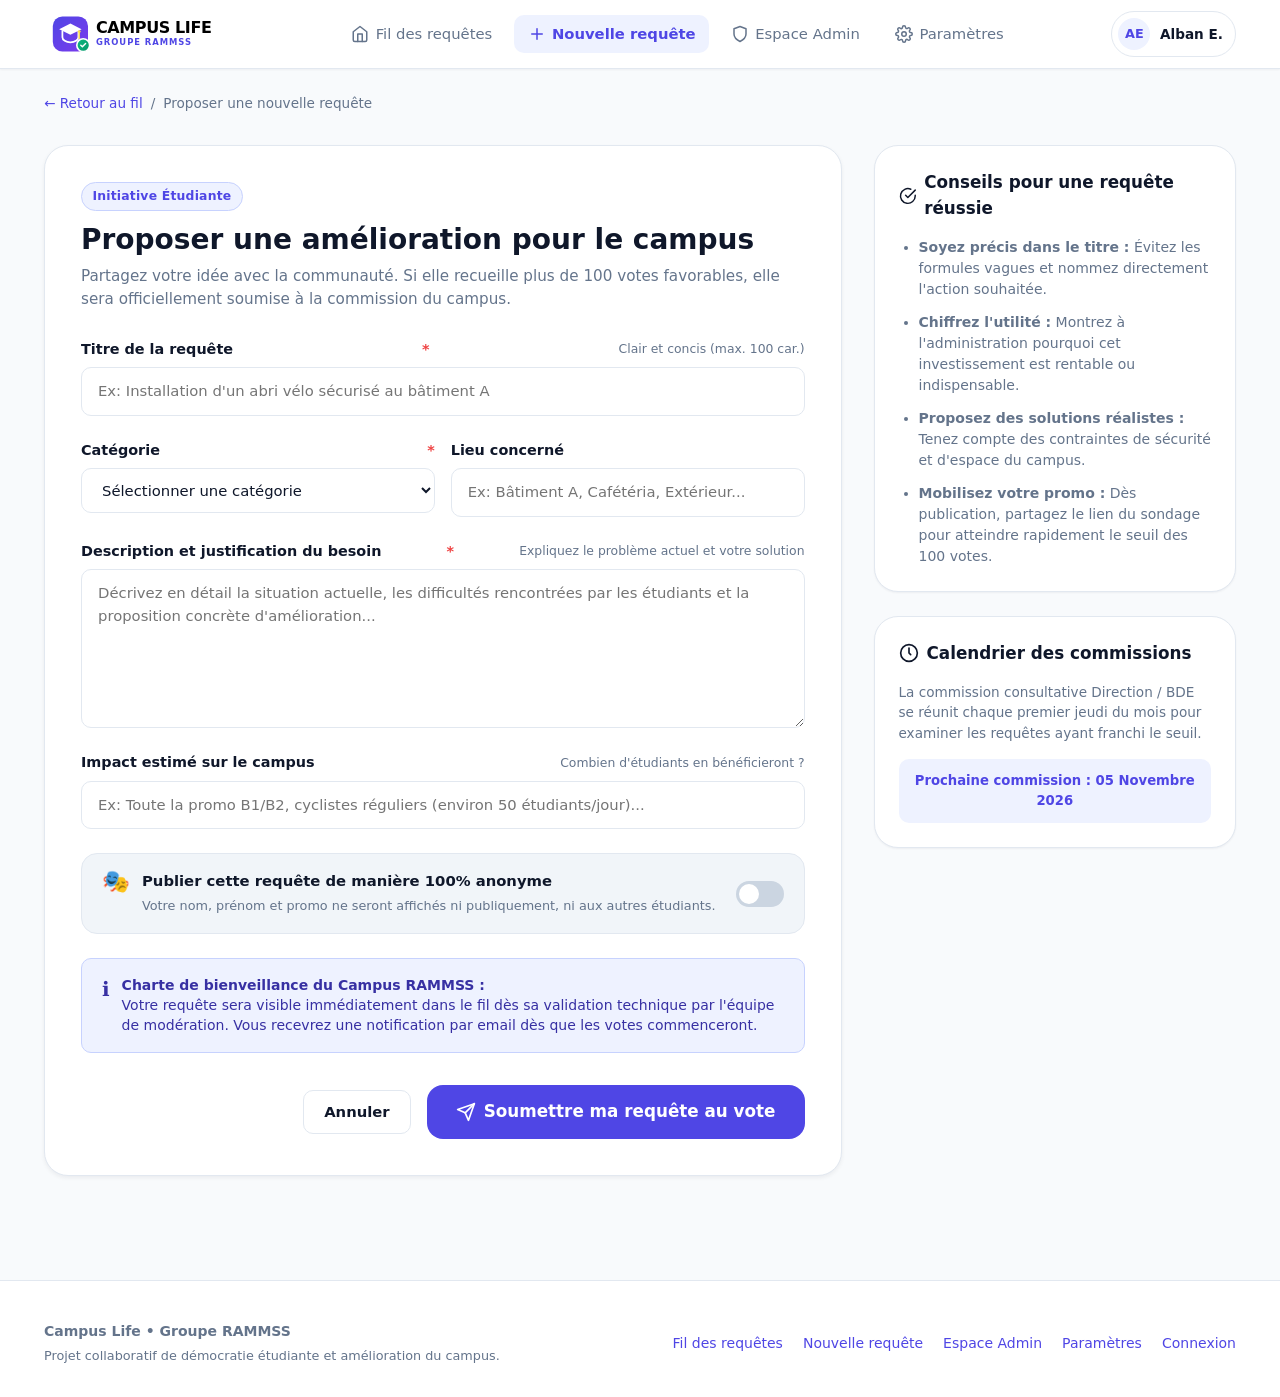
<file: code/create.html>
<!DOCTYPE html>
<html lang="fr">
<head>
  <meta charset="UTF-8">
  <meta name="viewport" content="width=device-width, initial-scale=1.0">
  <meta name="description" content="Campus Life - Créer une nouvelle requête pour améliorer la vie étudiante.">
  <title>Proposer une Requête | Campus Life RAMMSS</title>
  <link rel="stylesheet" href="css/style.css">
</head>
<body>

  <!-- En-tête Principal & Navigation -->
  <header class="site-header">
    <div class="container header-inner">
      <a href="index.html" class="brand-link" aria-label="Accueil Campus Life">
        <img src="assets/logo.svg" alt="Logo Campus Life RAMMSS" width="200" height="48">
      </a>

      <nav class="main-nav" aria-label="Navigation principale">
        <a href="index.html" class="nav-link">
          <svg width="18" height="18" viewBox="0 0 24 24" fill="none" stroke="currentColor" stroke-width="2" stroke-linecap="round" stroke-linejoin="round"><path d="m3 9 9-7 9 7v11a2 2 0 0 1-2 2H5a2 2 0 0 1-2-2z"></path><polyline points="9 22 9 12 15 12 15 22"></polyline></svg>
          Fil des requêtes
        </a>
        <a href="create.html" class="nav-link active">
          <svg width="18" height="18" viewBox="0 0 24 24" fill="none" stroke="currentColor" stroke-width="2" stroke-linecap="round" stroke-linejoin="round"><line x1="12" y1="5" x2="12" y2="19"></line><line x1="5" y1="12" x2="19" y2="12"></line></svg>
          Nouvelle requête
        </a>
        <a href="admin.html" class="nav-link">
          <svg width="18" height="18" viewBox="0 0 24 24" fill="none" stroke="currentColor" stroke-width="2" stroke-linecap="round" stroke-linejoin="round"><path d="M12 22s8-4 8-10V5l-8-3-8 3v7c0 6 8 10 8 10z"></path></svg>
          Espace Admin
        </a>
        <a href="settings.html" class="nav-link">
          <svg width="18" height="18" viewBox="0 0 24 24" fill="none" stroke="currentColor" stroke-width="2" stroke-linecap="round" stroke-linejoin="round"><circle cx="12" cy="12" r="3"></circle><path d="M19.4 15a1.65 1.65 0 0 0 .33 1.82l.06.06a2 2 0 0 1 0 2.83 2 2 0 0 1-2.83 0l-.06-.06a1.65 1.65 0 0 0-1.82-.33 1.65 1.65 0 0 0-1 1.51V21a2 2 0 0 1-2 2 2 2 0 0 1-2-2v-.09A1.65 1.65 0 0 0 9 19.4a1.65 1.65 0 0 0-1.82.33l-.06.06a2 2 0 0 1-2.83 0 2 2 0 0 1 0-2.83l.06-.06a1.65 1.65 0 0 0 .33-1.82 1.65 1.65 0 0 0-1.51-1H3a2 2 0 0 1-2-2 2 2 0 0 1 2-2h.09A1.65 1.65 0 0 0 4.6 9a1.65 1.65 0 0 0-.33-1.82l-.06-.06a2 2 0 0 1 0-2.83 2 2 0 0 1 2.83 0l.06.06a1.65 1.65 0 0 0 1.82.33H9a1.65 1.65 0 0 0 1-1.51V3a2 2 0 0 1 2-2 2 2 0 0 1 2 2v.09a1.65 1.65 0 0 0 1 1.51 1.65 1.65 0 0 0 1.82-.33l.06-.06a2 2 0 0 1 2.83 0 2 2 0 0 1 0 2.83l-.06.06a1.65 1.65 0 0 0-.33 1.82V9a1.65 1.65 0 0 0 1.51 1H21a2 2 0 0 1 2 2 2 2 0 0 1-2 2h-.09a1.65 1.65 0 0 0-1.51 1z"></path></svg>
          Paramètres
        </a>
      </nav>

      <div class="header-actions">
        <a href="login.html" class="user-profile-badge">
          <div class="avatar">AE</div>
          <span>Alban E.</span>
        </a>
      </div>
    </div>
  </header>

  <!-- Fil d'Ariane -->
  <div class="container" style="padding-top: 1.5rem;">
    <nav class="breadcrumb" aria-label="Fil d'Ariane">
      <a href="index.html">&larr; Retour au fil</a>
      <span>/</span>
      <span>Proposer une nouvelle requête</span>
    </nav>
  </div>

  <main class="container" style="padding-bottom: 3.5rem;">
    <div class="feed-layout">
      <!-- Colonne Formulaire (Story 3, 8) -->
      <section class="form-card">
        <div style="margin-bottom: 1.75rem;">
          <span class="badge badge-voting" style="margin-bottom: 0.5rem;">Initiative Étudiante</span>
          <h1 style="font-size: 1.75rem; font-weight: 800; color: var(--text-main);">Proposer une amélioration pour le campus</h1>
          <p style="font-size: 0.95rem; color: var(--text-muted); margin-top: 0.25rem;">
            Partagez votre idée avec la communauté. Si elle recueille plus de 100 votes favorables, elle sera officiellement soumise à la commission du campus.
          </p>
        </div>

        <form action="index.html" method="get">
          <!-- Titre de la Requête (Critère d'acceptation 1) -->
          <div class="form-group">
            <label for="req-title" class="form-label">
              Titre de la requête <span style="color: var(--danger);">*</span>
              <span class="form-hint">Clair et concis (max. 100 car.)</span>
            </label>
            <input type="text" id="req-title" class="form-control" placeholder="Ex: Installation d'un abri vélo sécurisé au bâtiment A" required maxlength="100">
          </div>

          <!-- Catégorie et Localisation -->
          <div style="display: grid; grid-template-columns: 1fr 1fr; gap: 1rem;">
            <div class="form-group">
              <label for="req-category" class="form-label">Catégorie <span style="color: var(--danger);">*</span></label>
              <select id="req-category" class="form-control" required>
                <option value="">Sélectionner une catégorie</option>
                <option value="equipements">Équipements & Matériel</option>
                <option value="coworking">Espaces de travail & Coworking</option>
                <option value="vie-etudiante">Vie étudiante & Événements</option>
                <option value="restauration">Cafétéria & Restauration</option>
                <option value="ecologie">Écologie & Développement durable</option>
                <option value="pedagogie">Pédagogie & Outils d'apprentissage</option>
              </select>
            </div>

            <div class="form-group">
              <label for="req-location" class="form-label">Lieu concerné</label>
              <input type="text" id="req-location" class="form-control" placeholder="Ex: Bâtiment A, Cafétéria, Extérieur...">
            </div>
          </div>

          <!-- Description Détaillée (Critère d'acceptation 2) -->
          <div class="form-group">
            <label for="req-desc" class="form-label">
              Description et justification du besoin <span style="color: var(--danger);">*</span>
              <span class="form-hint">Expliquez le problème actuel et votre solution</span>
            </label>
            <textarea id="req-desc" class="form-control" rows="6" placeholder="Décrivez en détail la situation actuelle, les difficultés rencontrées par les étudiants et la proposition concrète d'amélioration..." required></textarea>
          </div>

          <!-- Estimation d'impact -->
          <div class="form-group">
            <label for="req-impact" class="form-label">
              Impact estimé sur le campus
              <span class="form-hint">Combien d'étudiants en bénéficieront ?</span>
            </label>
            <input type="text" id="req-impact" class="form-control" placeholder="Ex: Toute la promo B1/B2, cyclistes réguliers (environ 50 étudiants/jour)...">
          </div>

          <!-- Option Anonymisation des requêtes (Story 8) -->
          <label class="switch-container">
            <div class="switch-details">
              <span class="switch-icon">🎭</span>
              <div>
                <strong class="switch-title">Publier cette requête de manière 100% anonyme</strong>
                <span class="switch-desc">Votre nom, prénom et promo ne seront affichés ni publiquement, ni aux autres étudiants.</span>
              </div>
            </div>
            <div class="switch-toggle">
              <input type="checkbox" id="anon-switch" name="is_anonymous">
              <span class="slider"></span>
            </div>
          </label>

          <!-- Notification d'engagement -->
          <div class="alert alert-info">
            <span style="font-size: 1.25rem;">ℹ️</span>
            <div>
              <strong>Charte de bienveillance du Campus RAMMSS :</strong>
              <p>Votre requête sera visible immédiatement dans le fil dès sa validation technique par l'équipe de modération. Vous recevrez une notification par email dès que les votes commenceront.</p>
            </div>
          </div>

          <!-- Boutons de Soumission (Critère d'acceptation 3) -->
          <div style="display: flex; align-items: center; justify-content: flex-end; gap: 1rem; margin-top: 2rem;">
            <a href="index.html" class="btn btn-secondary">Annuler</a>
            <button type="submit" class="btn btn-primary btn-lg">
              <svg width="20" height="20" viewBox="0 0 24 24" fill="none" stroke="currentColor" stroke-width="2" stroke-linecap="round" stroke-linejoin="round"><line x1="22" y1="2" x2="11" y2="13"></line><polygon points="22 2 15 22 11 13 2 9 22 2"></polygon></svg>
              Soumettre ma requête au vote
            </button>
          </div>
        </form>
      </section>

      <!-- Sidebar d'aide & Structure de validation (Story 9) -->
      <aside class="feed-sidebar">
        <div class="sidebar-card">
          <h2 class="sidebar-title">
            <svg width="20" height="20" viewBox="0 0 24 24" fill="none" stroke="currentColor" stroke-width="2" stroke-linecap="round" stroke-linejoin="round"><path d="M22 11.08V12a10 10 0 1 1-5.93-9.14"></path><polyline points="22 4 12 14.01 9 11.01"></polyline></svg>
            Conseils pour une requête réussie
          </h2>
          <ul style="padding-left: 1.25rem; font-size: 0.875rem; color: var(--text-muted); display: flex; flex-direction: column; gap: 0.75rem;">
            <li><strong>Soyez précis dans le titre :</strong> Évitez les formules vagues et nommez directement l'action souhaitée.</li>
            <li><strong>Chiffrez l'utilité :</strong> Montrez à l'administration pourquoi cet investissement est rentable ou indispensable.</li>
            <li><strong>Proposez des solutions réalistes :</strong> Tenez compte des contraintes de sécurité et d'espace du campus.</li>
            <li><strong>Mobilisez votre promo :</strong> Dès publication, partagez le lien du sondage pour atteindre rapidement le seuil des 100 votes.</li>
          </ul>
        </div>

        <div class="sidebar-card">
          <h2 class="sidebar-title">
            <svg width="20" height="20" viewBox="0 0 24 24" fill="none" stroke="currentColor" stroke-width="2" stroke-linecap="round" stroke-linejoin="round"><circle cx="12" cy="12" r="10"></circle><polyline points="12 6 12 12 14 14"></polyline></svg>
            Calendrier des commissions
          </h2>
          <p style="font-size: 0.85rem; color: var(--text-muted); line-height: 1.5;">
            La commission consultative Direction / BDE se réunit chaque premier jeudi du mois pour examiner les requêtes ayant franchi le seuil.
          </p>
          <div style="margin-top: 1rem; padding: 0.75rem; border-radius: var(--radius-md); background-color: var(--primary-light); color: var(--primary); font-weight: 600; font-size: 0.825rem; text-align: center;">
            Prochaine commission : 05 Novembre 2026
          </div>
        </div>
      </aside>
    </div>
  </main>

  <!-- Pied de page -->
  <footer class="site-footer">
    <div class="container footer-inner">
      <div>
        <strong>Campus Life &bull; Groupe RAMMSS</strong>
        <p style="font-size: 0.8rem; margin-top: 0.25rem;">Projet collaboratif de démocratie étudiante et amélioration du campus.</p>
      </div>
      <div class="footer-links">
        <a href="index.html">Fil des requêtes</a>
        <a href="create.html">Nouvelle requête</a>
        <a href="admin.html">Espace Admin</a>
        <a href="settings.html">Paramètres</a>
        <a href="login.html">Connexion</a>
      </div>
    </div>
  </footer>

</body>
</html>
</file>
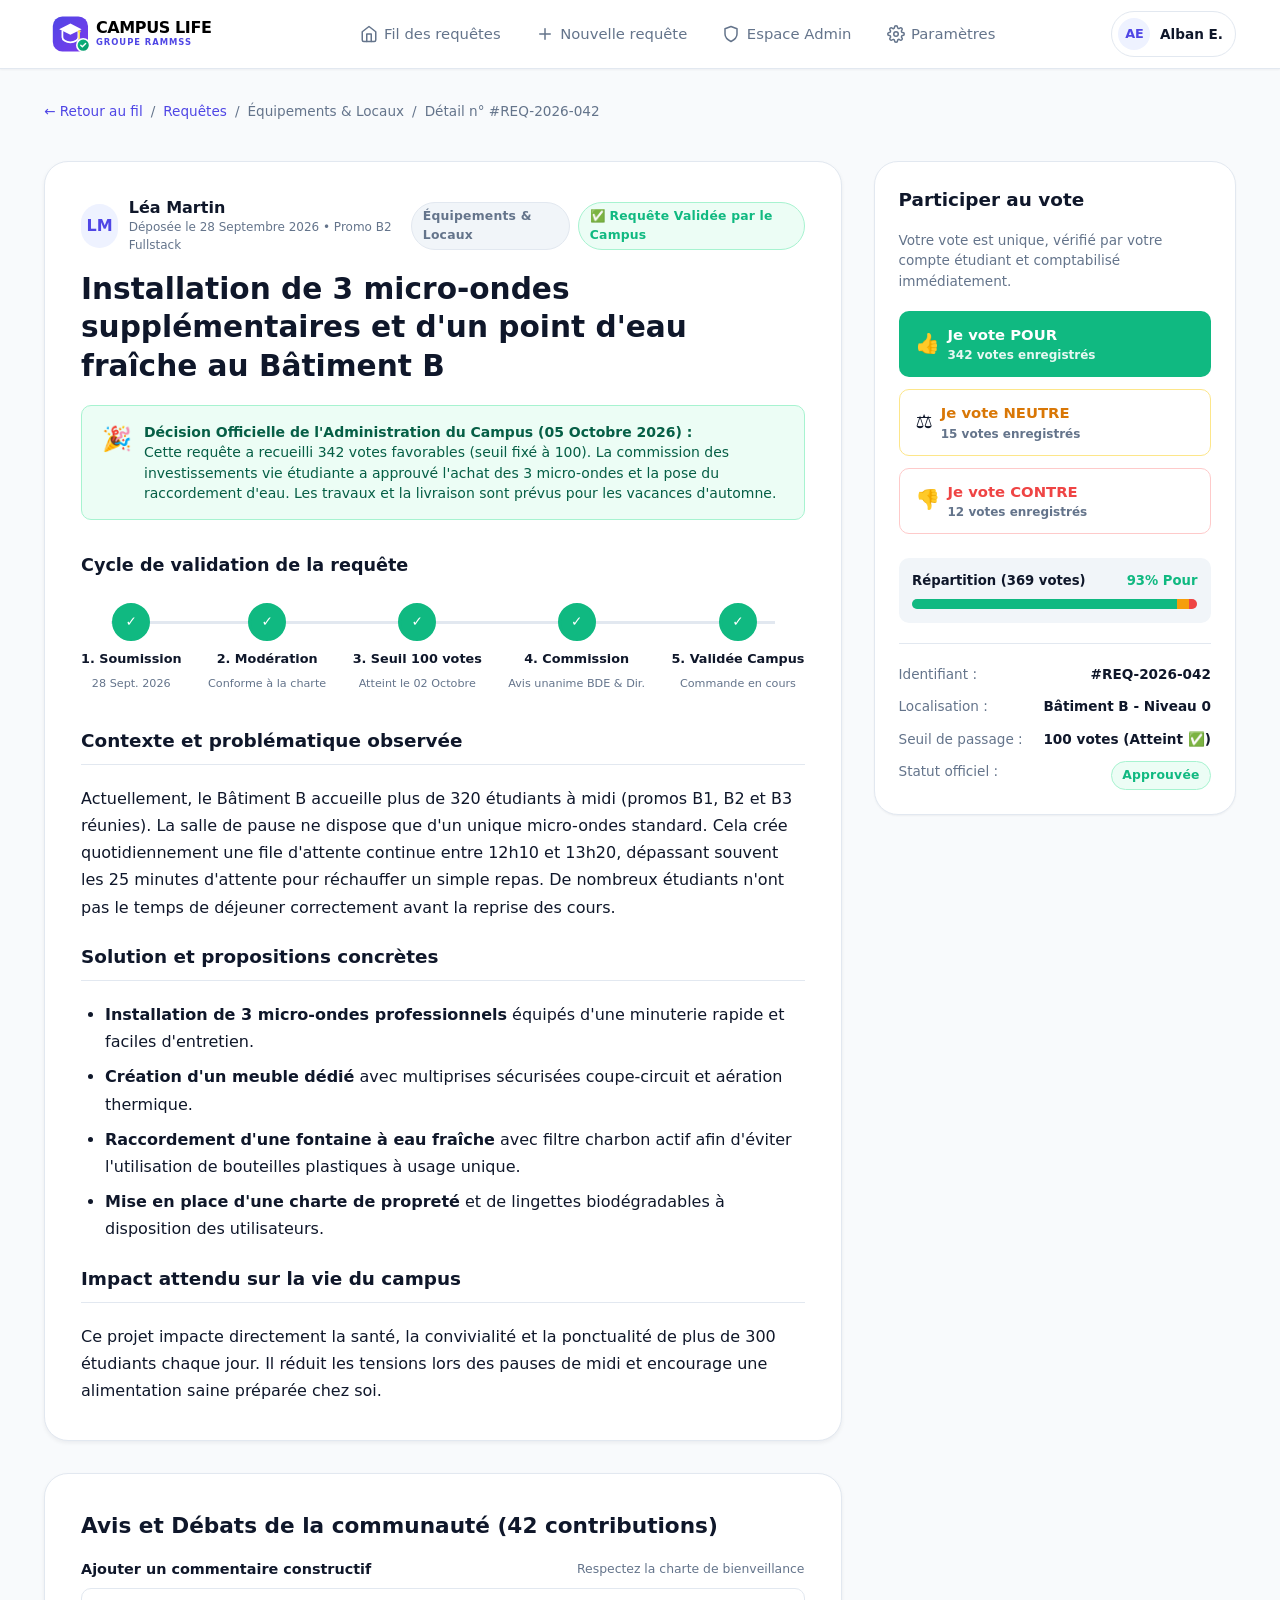
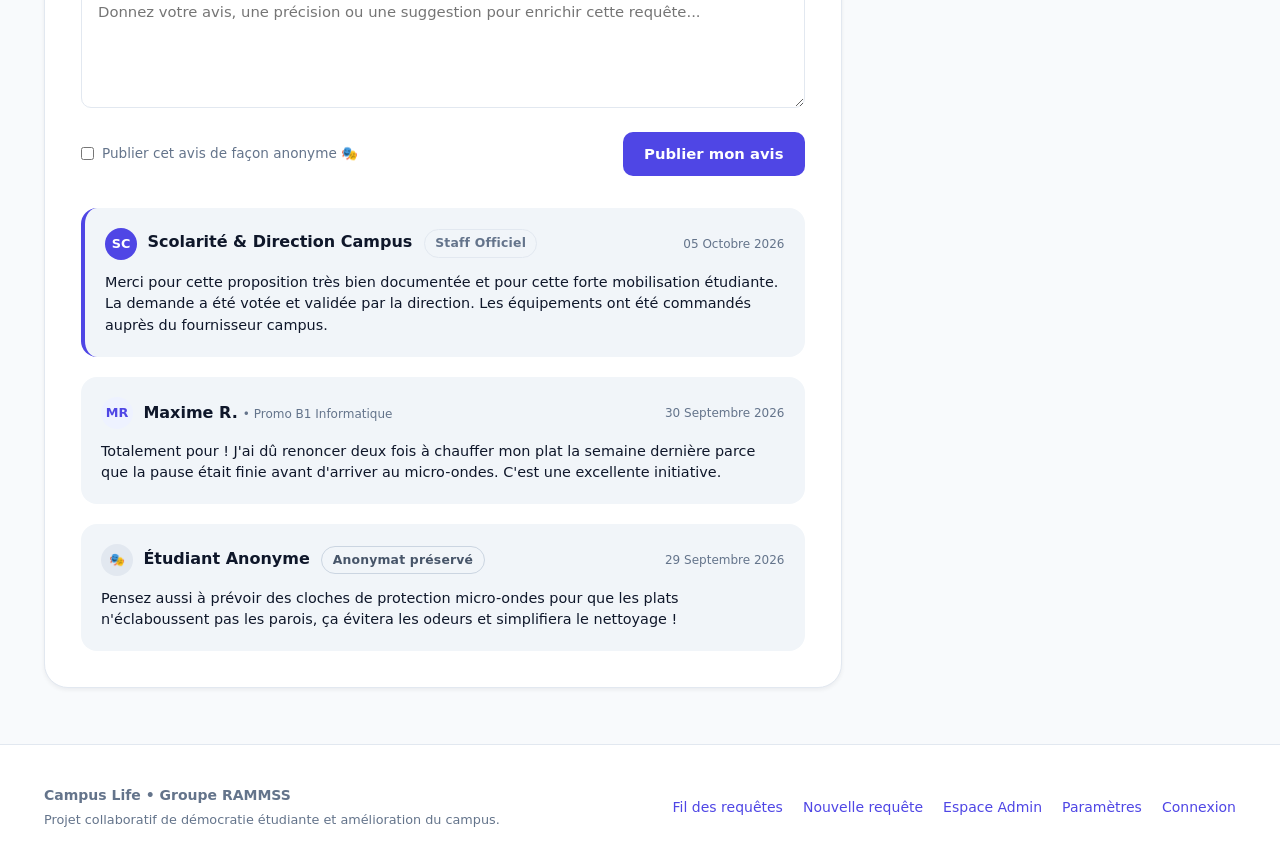
<file: code/detail.html>
<!DOCTYPE html>
<html lang="fr">
<head>
  <meta charset="UTF-8">
  <meta name="viewport" content="width=device-width, initial-scale=1.0">
  <meta name="description" content="Campus Life - Consultation détaillée d'une requête citoyenne du campus.">
  <title>Détail de la Requête : Micro-ondes au Bâtiment B | Campus Life RAMMSS</title>
  <link rel="stylesheet" href="css/style.css">
</head>
<body>

  <!-- En-tête Principal & Navigation -->
  <header class="site-header">
    <div class="container header-inner">
      <a href="index.html" class="brand-link" aria-label="Accueil Campus Life">
        <img src="assets/logo.svg" alt="Logo Campus Life RAMMSS" width="200" height="48">
      </a>

      <nav class="main-nav" aria-label="Navigation principale">
        <a href="index.html" class="nav-link">
          <svg width="18" height="18" viewBox="0 0 24 24" fill="none" stroke="currentColor" stroke-width="2" stroke-linecap="round" stroke-linejoin="round"><path d="m3 9 9-7 9 7v11a2 2 0 0 1-2 2H5a2 2 0 0 1-2-2z"></path><polyline points="9 22 9 12 15 12 15 22"></polyline></svg>
          Fil des requêtes
        </a>
        <a href="create.html" class="nav-link">
          <svg width="18" height="18" viewBox="0 0 24 24" fill="none" stroke="currentColor" stroke-width="2" stroke-linecap="round" stroke-linejoin="round"><line x1="12" y1="5" x2="12" y2="19"></line><line x1="5" y1="12" x2="19" y2="12"></line></svg>
          Nouvelle requête
        </a>
        <a href="admin.html" class="nav-link">
          <svg width="18" height="18" viewBox="0 0 24 24" fill="none" stroke="currentColor" stroke-width="2" stroke-linecap="round" stroke-linejoin="round"><path d="M12 22s8-4 8-10V5l-8-3-8 3v7c0 6 8 10 8 10z"></path></svg>
          Espace Admin
        </a>
        <a href="settings.html" class="nav-link">
          <svg width="18" height="18" viewBox="0 0 24 24" fill="none" stroke="currentColor" stroke-width="2" stroke-linecap="round" stroke-linejoin="round"><circle cx="12" cy="12" r="3"></circle><path d="M19.4 15a1.65 1.65 0 0 0 .33 1.82l.06.06a2 2 0 0 1 0 2.83 2 2 0 0 1-2.83 0l-.06-.06a1.65 1.65 0 0 0-1.82-.33 1.65 1.65 0 0 0-1 1.51V21a2 2 0 0 1-2 2 2 2 0 0 1-2-2v-.09A1.65 1.65 0 0 0 9 19.4a1.65 1.65 0 0 0-1.82.33l-.06.06a2 2 0 0 1-2.83 0 2 2 0 0 1 0-2.83l.06-.06a1.65 1.65 0 0 0 .33-1.82 1.65 1.65 0 0 0-1.51-1H3a2 2 0 0 1-2-2 2 2 0 0 1 2-2h.09A1.65 1.65 0 0 0 4.6 9a1.65 1.65 0 0 0-.33-1.82l-.06-.06a2 2 0 0 1 0-2.83 2 2 0 0 1 2.83 0l.06.06a1.65 1.65 0 0 0 1.82.33H9a1.65 1.65 0 0 0 1-1.51V3a2 2 0 0 1 2-2 2 2 0 0 1 2 2v.09a1.65 1.65 0 0 0 1 1.51 1.65 1.65 0 0 0 1.82-.33l.06-.06a2 2 0 0 1 2.83 0 2 2 0 0 1 0 2.83l-.06.06a1.65 1.65 0 0 0-.33 1.82V9a1.65 1.65 0 0 0 1.51 1H21a2 2 0 0 1 2 2 2 2 0 0 1-2 2h-.09a1.65 1.65 0 0 0-1.51 1z"></path></svg>
          Paramètres
        </a>
      </nav>

      <div class="header-actions">
        <a href="login.html" class="user-profile-badge">
          <div class="avatar">AE</div>
          <span>Alban E.</span>
        </a>
      </div>
    </div>
  </header>

  <!-- En-tête de Consultation Détaillée (Story 5) -->
  <div class="container detail-header">
    <nav class="breadcrumb" aria-label="Fil d'Ariane">
      <a href="index.html">&larr; Retour au fil</a>
      <span>/</span>
      <a href="index.html">Requêtes</a>
      <span>/</span>
      <span>Équipements & Locaux</span>
      <span>/</span>
      <span>Détail n° #REQ-2026-042</span>
    </nav>
  </div>

  <main class="container">
    <div class="detail-layout">
      <!-- Colonne Principale : Description, Justifications, Timeline, Commentaires -->
      <section class="detail-main-content">
        <div class="form-card" style="margin-bottom: 2rem;">
          <!-- Métadonnées & Statut -->
          <div class="card-top" style="margin-bottom: 1rem;">
            <div class="card-author-meta">
              <div class="avatar" style="width: 2.75rem; height: 2.75rem; font-size: 1rem;">LM</div>
              <div class="author-info">
                <span class="author-name" style="font-size: 1rem;">Léa Martin</span>
                <span class="post-date">Déposée le 28 Septembre 2026 &bull; Promo B2 Fullstack</span>
              </div>
            </div>
            <div class="card-badges">
              <span class="badge badge-category">Équipements & Locaux</span>
              <span class="badge badge-validated">✅ Requête Validée par le Campus</span>
            </div>
          </div>

          <h1 style="font-size: 1.85rem; font-weight: 800; line-height: 1.3; margin-bottom: 1.25rem;">
            Installation de 3 micro-ondes supplémentaires et d'un point d'eau fraîche au Bâtiment B
          </h1>

          <!-- Alerte Officielle de Validation (Story 12) -->
          <div class="alert alert-success">
            <span style="font-size: 1.5rem;">🎉</span>
            <div>
              <strong>Décision Officielle de l'Administration du Campus (05 Octobre 2026) :</strong>
              <p>Cette requête a recueilli 342 votes favorables (seuil fixé à 100). La commission des investissements vie étudiante a approuvé l'achat des 3 micro-ondes et la pose du raccordement d'eau. Les travaux et la livraison sont prévus pour les vacances d'automne.</p>
            </div>
          </div>

          <!-- Stepper Horizontal : Structure et Cycle de Validation (Story 9) -->
          <div style="margin-top: 2rem; margin-bottom: 2rem;">
            <h3 style="font-size: 1.1rem; font-weight: 700; margin-bottom: 0.5rem;">Cycle de validation de la requête</h3>
            <div class="stepper-horizontal">
              <div class="step-item completed">
                <div class="step-circle">✓</div>
                <div class="step-label">1. Soumission</div>
                <div class="step-subtext">28 Sept. 2026</div>
              </div>
              <div class="step-item completed">
                <div class="step-circle">✓</div>
                <div class="step-label">2. Modération</div>
                <div class="step-subtext">Conforme à la charte</div>
              </div>
              <div class="step-item completed">
                <div class="step-circle">✓</div>
                <div class="step-label">3. Seuil 100 votes</div>
                <div class="step-subtext">Atteint le 02 Octobre</div>
              </div>
              <div class="step-item completed">
                <div class="step-circle">✓</div>
                <div class="step-label">4. Commission</div>
                <div class="step-subtext">Avis unanime BDE & Dir.</div>
              </div>
              <div class="step-item completed">
                <div class="step-circle">✓</div>
                <div class="step-label">5. Validée Campus</div>
                <div class="step-subtext">Commande en cours</div>
              </div>
            </div>
          </div>

          <!-- Texte détaillé de la requête -->
          <article style="display: flex; flex-direction: column; gap: 1.25rem; font-size: 1rem; line-height: 1.7; color: var(--text-main);">
            <h3 style="font-size: 1.15rem; font-weight: 700; border-bottom: 1px solid var(--border-color); padding-bottom: 0.5rem;">
              Contexte et problématique observée
            </h3>
            <p>
              Actuellement, le Bâtiment B accueille plus de 320 étudiants à midi (promos B1, B2 et B3 réunies). La salle de pause ne dispose que d'un unique micro-ondes standard. Cela crée quotidiennement une file d'attente continue entre 12h10 et 13h20, dépassant souvent les 25 minutes d'attente pour réchauffer un simple repas. De nombreux étudiants n'ont pas le temps de déjeuner correctement avant la reprise des cours.
            </p>

            <h3 style="font-size: 1.15rem; font-weight: 700; border-bottom: 1px solid var(--border-color); padding-bottom: 0.5rem;">
              Solution et propositions concrètes
            </h3>
            <ul style="padding-left: 1.5rem; display: flex; flex-direction: column; gap: 0.5rem;">
              <li><strong>Installation de 3 micro-ondes professionnels</strong> équipés d'une minuterie rapide et faciles d'entretien.</li>
              <li><strong>Création d'un meuble dédié</strong> avec multiprises sécurisées coupe-circuit et aération thermique.</li>
              <li><strong>Raccordement d'une fontaine à eau fraîche</strong> avec filtre charbon actif afin d'éviter l'utilisation de bouteilles plastiques à usage unique.</li>
              <li><strong>Mise en place d'une charte de propreté</strong> et de lingettes biodégradables à disposition des utilisateurs.</li>
            </ul>

            <h3 style="font-size: 1.15rem; font-weight: 700; border-bottom: 1px solid var(--border-color); padding-bottom: 0.5rem;">
              Impact attendu sur la vie du campus
            </h3>
            <p>
              Ce projet impacte directement la santé, la convivialité et la ponctualité de plus de 300 étudiants chaque jour. Il réduit les tensions lors des pauses de midi et encourage une alimentation saine préparée chez soi.
            </p>
          </article>
        </div>

        <!-- Section Commentaires et Débats Communautaires -->
        <section class="form-card" aria-label="Commentaires et avis des étudiants">
          <h2 style="font-size: 1.35rem; font-weight: 700; margin-bottom: 1rem;">
            Avis et Débats de la communauté (42 contributions)
          </h2>

          <!-- Formulaire pour donner son avis -->
          <form action="#" method="get" style="margin-bottom: 2rem;">
            <div class="form-group">
              <label for="comment-text" class="form-label">
                Ajouter un commentaire constructif
                <span class="form-hint">Respectez la charte de bienveillance</span>
              </label>
              <textarea id="comment-text" class="form-control" placeholder="Donnez votre avis, une précision ou une suggestion pour enrichir cette requête..."></textarea>
            </div>
            <div style="display: flex; align-items: center; justify-content: space-between; flex-wrap: wrap; gap: 1rem;">
              <label style="display: flex; align-items: center; gap: 0.5rem; font-size: 0.85rem; color: var(--text-muted); cursor: pointer;">
                <input type="checkbox" name="anon-comment">
                Publier cet avis de façon anonyme 🎭
              </label>
              <button type="button" class="btn btn-primary">Publier mon avis</button>
            </div>
          </form>

          <!-- Liste des commentaires -->
          <div class="comment-list">
            <!-- Avis 1 (Staff Campus) -->
            <div class="comment-item" style="border-left: 4px solid var(--primary);">
              <div class="comment-header">
                <div class="card-author-meta">
                  <div class="avatar" style="background-color: var(--primary); color: #fff;">SC</div>
                  <div>
                    <strong>Scolarité & Direction Campus</strong>
                    <span class="badge badge-category" style="margin-left: 0.4rem;">Staff Officiel</span>
                  </div>
                </div>
                <span class="post-date">05 Octobre 2026</span>
              </div>
              <p style="font-size: 0.9rem; line-height: 1.5;">
                Merci pour cette proposition très bien documentée et pour cette forte mobilisation étudiante. La demande a été votée et validée par la direction. Les équipements ont été commandés auprès du fournisseur campus.
              </p>
            </div>

            <!-- Avis 2 (Étudiant) -->
            <div class="comment-item">
              <div class="comment-header">
                <div class="card-author-meta">
                  <div class="avatar">MR</div>
                  <div>
                    <strong>Maxime R.</strong>
                    <span class="post-date">&bull; Promo B1 Informatique</span>
                  </div>
                </div>
                <span class="post-date">30 Septembre 2026</span>
              </div>
              <p style="font-size: 0.9rem; line-height: 1.5;">
                Totalement pour ! J'ai dû renoncer deux fois à chauffer mon plat la semaine dernière parce que la pause était finie avant d'arriver au micro-ondes. C'est une excellente initiative.
              </p>
            </div>

            <!-- Avis 3 (Anonyme - Story 8) -->
            <div class="comment-item">
              <div class="comment-header">
                <div class="card-author-meta">
                  <div class="avatar avatar-anon">🎭</div>
                  <div>
                    <strong>Étudiant Anonyme</strong>
                    <span class="badge badge-anon" style="margin-left: 0.4rem;">Anonymat préservé</span>
                  </div>
                </div>
                <span class="post-date">29 Septembre 2026</span>
              </div>
              <p style="font-size: 0.9rem; line-height: 1.5;">
                Pensez aussi à prévoir des cloches de protection micro-ondes pour que les plats n'éclaboussent pas les parois, ça évitera les odeurs et simplifiera le nettoyage !
              </p>
            </div>
          </div>
        </section>
      </section>

      <!-- Colonne Latérale : Boîte de Vote & Chiffres Clés (Story 10) -->
      <aside class="detail-sidebar">
        <!-- Module de vote interactif -->
        <div class="sidebar-card" style="position: sticky; top: 5.5rem;">
          <h2 style="font-size: 1.15rem; font-weight: 700; margin-bottom: 1rem;">
            Participer au vote
          </h2>
          <p style="font-size: 0.85rem; color: var(--text-muted); margin-bottom: 1.25rem;">
            Votre vote est unique, vérifié par votre compte étudiant et comptabilisé immédiatement.
          </p>

          <!-- Boutons de Vote (Story 10) -->
          <div style="display: flex; flex-direction: column; gap: 0.75rem; margin-bottom: 1.5rem;">
            <button class="btn btn-success" style="width: 100%; justify-content: flex-start; padding: 0.75rem 1rem;">
              <span style="font-size: 1.2rem;">👍</span>
              <div style="text-align: left;">
                <div style="font-weight: 700;">Je vote POUR</div>
                <div style="font-size: 0.75rem; opacity: 0.9;">342 votes enregistrés</div>
              </div>
            </button>

            <button class="btn btn-secondary" style="width: 100%; justify-content: flex-start; padding: 0.75rem 1rem; border-color: var(--warning-border);">
              <span style="font-size: 1.2rem;">⚖️</span>
              <div style="text-align: left;">
                <div style="font-weight: 700; color: #d97706;">Je vote NEUTRE</div>
                <div style="font-size: 0.75rem; color: var(--text-muted);">15 votes enregistrés</div>
              </div>
            </button>

            <button class="btn btn-secondary" style="width: 100%; justify-content: flex-start; padding: 0.75rem 1rem; border-color: var(--danger-border);">
              <span style="font-size: 1.2rem;">👎</span>
              <div style="text-align: left;">
                <div style="font-weight: 700; color: var(--danger);">Je vote CONTRE</div>
                <div style="font-size: 0.75rem; color: var(--text-muted);">12 votes enregistrés</div>
              </div>
            </button>
          </div>

          <!-- Jauge et Barres de Détail -->
          <div class="vote-gauge-container">
            <div class="vote-gauge-header">
              <span>Répartition (369 votes)</span>
              <strong style="color: var(--success);">93% Pour</strong>
            </div>
            <div class="vote-ratio-bar">
              <div class="bar-pro" style="width: 93%;"></div>
              <div class="bar-neutral" style="width: 4%;"></div>
              <div class="bar-con" style="width: 3%;"></div>
            </div>
          </div>

          <hr style="border: none; border-top: 1px solid var(--border-color); margin-block: 1.25rem;">

          <!-- Détails de la Requête -->
          <div style="display: flex; flex-direction: column; gap: 0.75rem; font-size: 0.85rem;">
            <div style="display: flex; justify-content: space-between;">
              <span style="color: var(--text-muted);">Identifiant :</span>
              <strong>#REQ-2026-042</strong>
            </div>
            <div style="display: flex; justify-content: space-between;">
              <span style="color: var(--text-muted);">Localisation :</span>
              <strong>Bâtiment B - Niveau 0</strong>
            </div>
            <div style="display: flex; justify-content: space-between;">
              <span style="color: var(--text-muted);">Seuil de passage :</span>
              <strong>100 votes (Atteint ✅)</strong>
            </div>
            <div style="display: flex; justify-content: space-between;">
              <span style="color: var(--text-muted);">Statut officiel :</span>
              <span class="badge badge-validated">Approuvée</span>
            </div>
          </div>
        </div>
      </aside>
    </div>
  </main>

  <!-- Pied de page -->
  <footer class="site-footer">
    <div class="container footer-inner">
      <div>
        <strong>Campus Life &bull; Groupe RAMMSS</strong>
        <p style="font-size: 0.8rem; margin-top: 0.25rem;">Projet collaboratif de démocratie étudiante et amélioration du campus.</p>
      </div>
      <div class="footer-links">
        <a href="index.html">Fil des requêtes</a>
        <a href="create.html">Nouvelle requête</a>
        <a href="admin.html">Espace Admin</a>
        <a href="settings.html">Paramètres</a>
        <a href="login.html">Connexion</a>
      </div>
    </div>
  </footer>

</body>
</html>
</file>
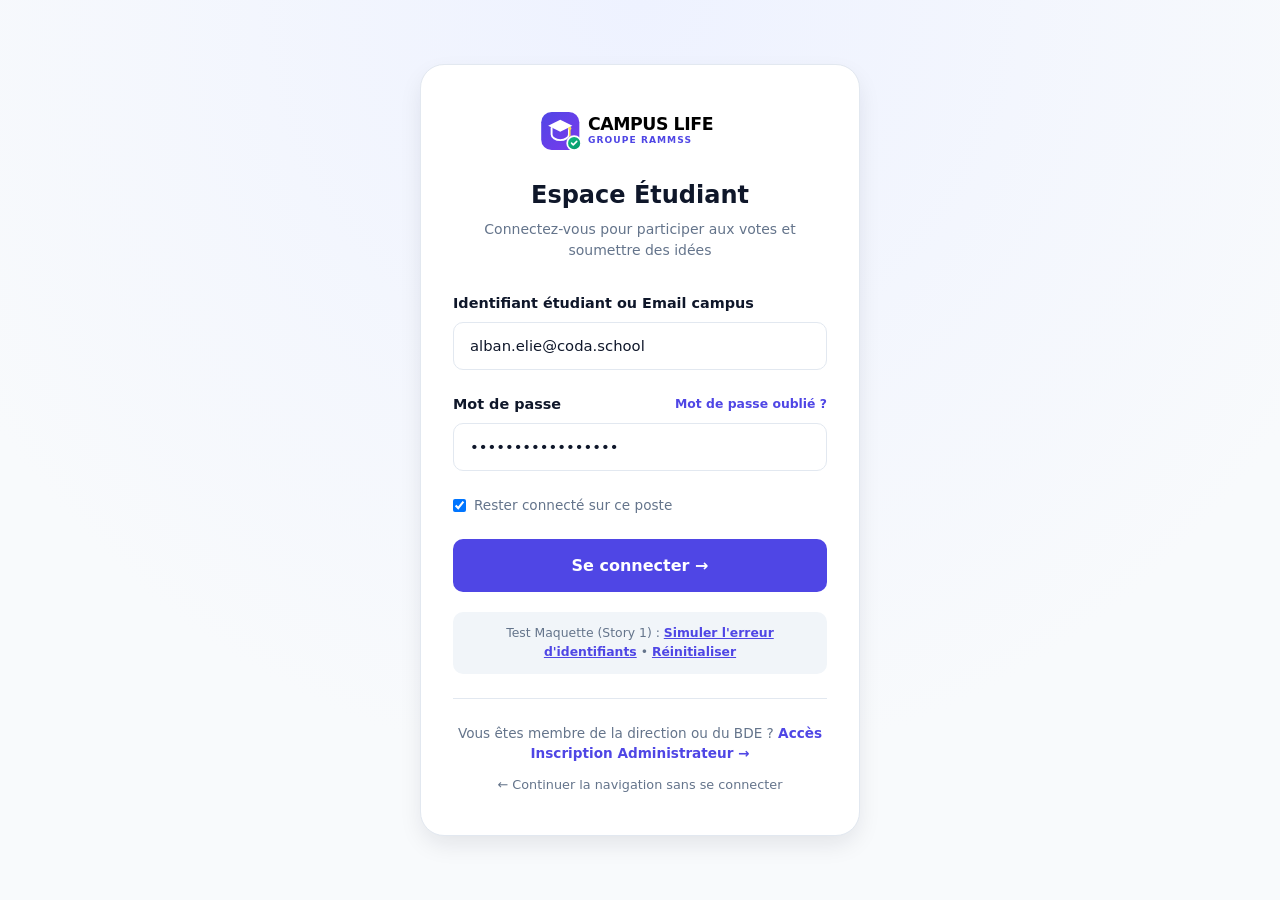
<file: code/login.html>
<!DOCTYPE html>
<html lang="fr">
<head>
  <meta charset="UTF-8">
  <meta name="viewport" content="width=device-width, initial-scale=1.0">
  <meta name="description" content="Campus Life - Page de connexion à l'espace étudiant et démocratique.">
  <title>Connexion Étudiante | Campus Life RAMMSS</title>
  <link rel="stylesheet" href="css/style.css">
  <style>
    .auth-page {
      min-height: 100vh;
      display: flex;
      flex-direction: column;
      justify-content: center;
      align-items: center;
      padding: 2rem 1.5rem;
      background: radial-gradient(circle at top, var(--primary-light) 0%, var(--bg-body) 70%);
    }

    .auth-card {
      width: 100%;
      max-width: 440px;
      background-color: var(--bg-surface);
      border: 1px solid var(--border-color);
      border-radius: var(--radius-xl);
      padding: 2.5rem 2rem;
      box-shadow: var(--shadow-lg);
    }

    .auth-header {
      text-align: center;
      margin-bottom: 2rem;
    }

    .auth-header img {
      margin-inline: auto;
      margin-bottom: 1.25rem;
    }

    /* Démonstrateur d'état d'erreur via CSS :target */
    #error-state {
      display: none;
    }

    #error-state:target {
      display: flex;
    }
  </style>
</head>
<body class="auth-page">

  <div class="auth-card">
    <div class="auth-header">
      <a href="index.html" aria-label="Retour à l'accueil">
        <img src="assets/logo.svg" alt="Logo Campus Life RAMMSS" width="220" height="52">
      </a>
      <h1 style="font-size: 1.5rem; font-weight: 800; color: var(--text-main);">Espace Étudiant</h1>
      <p style="font-size: 0.875rem; color: var(--text-muted); margin-top: 0.35rem;">
        Connectez-vous pour participer aux votes et soumettre des idées
      </p>
    </div>

    <!-- Message d'Erreur (Critère d'acceptation 3 : En cas d'erreur, un message clair s'affiche) -->
    <div id="error-state" class="alert alert-danger" role="alert">
      <svg width="20" height="20" viewBox="0 0 24 24" fill="none" stroke="currentColor" stroke-width="2" stroke-linecap="round" stroke-linejoin="round" style="flex-shrink: 0;"><circle cx="12" cy="12" r="10"></circle><line x1="12" y1="8" x2="12" y2="12"></line><line x1="12" y1="16" x2="12.01" y2="16"></line></svg>
      <div>
        <strong>Échec de la connexion :</strong>
        <p style="font-size: 0.825rem; margin-top: 0.15rem;">Identifiant ou mot de passe incorrect. Vérifiez vos accès campus ou réinitialisez votre code secret.</p>
      </div>
    </div>

    <!-- Formulaire de Connexion (Critère 1 : Identifiant + Mot de passe) -->
    <form action="index.html" method="get">
      <div class="form-group">
        <label for="login-id" class="form-label">
          Identifiant étudiant ou Email campus
        </label>
        <input type="text" id="login-id" class="form-control" placeholder="ex: alban.elie@coda.school" value="alban.elie@coda.school" required autocomplete="username">
      </div>

      <div class="form-group">
        <div class="form-label">
          <label for="login-pass">Mot de passe</label>
          <a href="#" style="font-size: 0.775rem; color: var(--primary);">Mot de passe oublié ?</a>
        </div>
        <input type="password" id="login-pass" class="form-control" placeholder="••••••••••••" value="campus2026!secret" required autocomplete="current-password">
      </div>

      <div style="display: flex; align-items: center; justify-content: space-between; margin-bottom: 1.5rem; font-size: 0.85rem;">
        <label style="display: flex; align-items: center; gap: 0.5rem; cursor: pointer; color: var(--text-muted);">
          <input type="checkbox" name="remember" checked>
          Rester connecté sur ce poste
        </label>
      </div>

      <!-- Bouton de soumission (Critère 2 : Redirection vers fil d'accueil index.html) -->
      <button type="submit" class="btn btn-primary" style="width: 100%; padding: 0.85rem; font-size: 1rem;">
        Se connecter &rarr;
      </button>

      <!-- Simulation de test pour les critères d'acceptation de la story 1 -->
      <div style="margin-top: 1.25rem; text-align: center; padding: 0.75rem; border-radius: var(--radius-md); background-color: var(--bg-muted); font-size: 0.775rem; color: var(--text-muted);">
        <span>Test Maquette (Story 1) : </span>
        <a href="#error-state" style="font-weight: 600; text-decoration: underline;">Simuler l'erreur d'identifiants</a>
        <span> &bull; </span>
        <a href="login.html" style="font-weight: 600; text-decoration: underline;">Réinitialiser</a>
      </div>
    </form>

    <hr style="border: none; border-top: 1px solid var(--border-color); margin-block: 1.5rem;">

    <!-- Liens alternatifs (Inscription Admin Story 6) -->
    <div style="display: flex; flex-direction: column; gap: 0.75rem; text-align: center; font-size: 0.85rem;">
      <p style="color: var(--text-muted);">
        Vous êtes membre de la direction ou du BDE ?
        <a href="admin-register.html" style="font-weight: 600;">Accès Inscription Administrateur &rarr;</a>
      </p>
      <a href="index.html" style="color: var(--text-muted); font-size: 0.8rem;">
        &larr; Continuer la navigation sans se connecter
      </a>
    </div>
  </div>

</body>
</html>
</file>
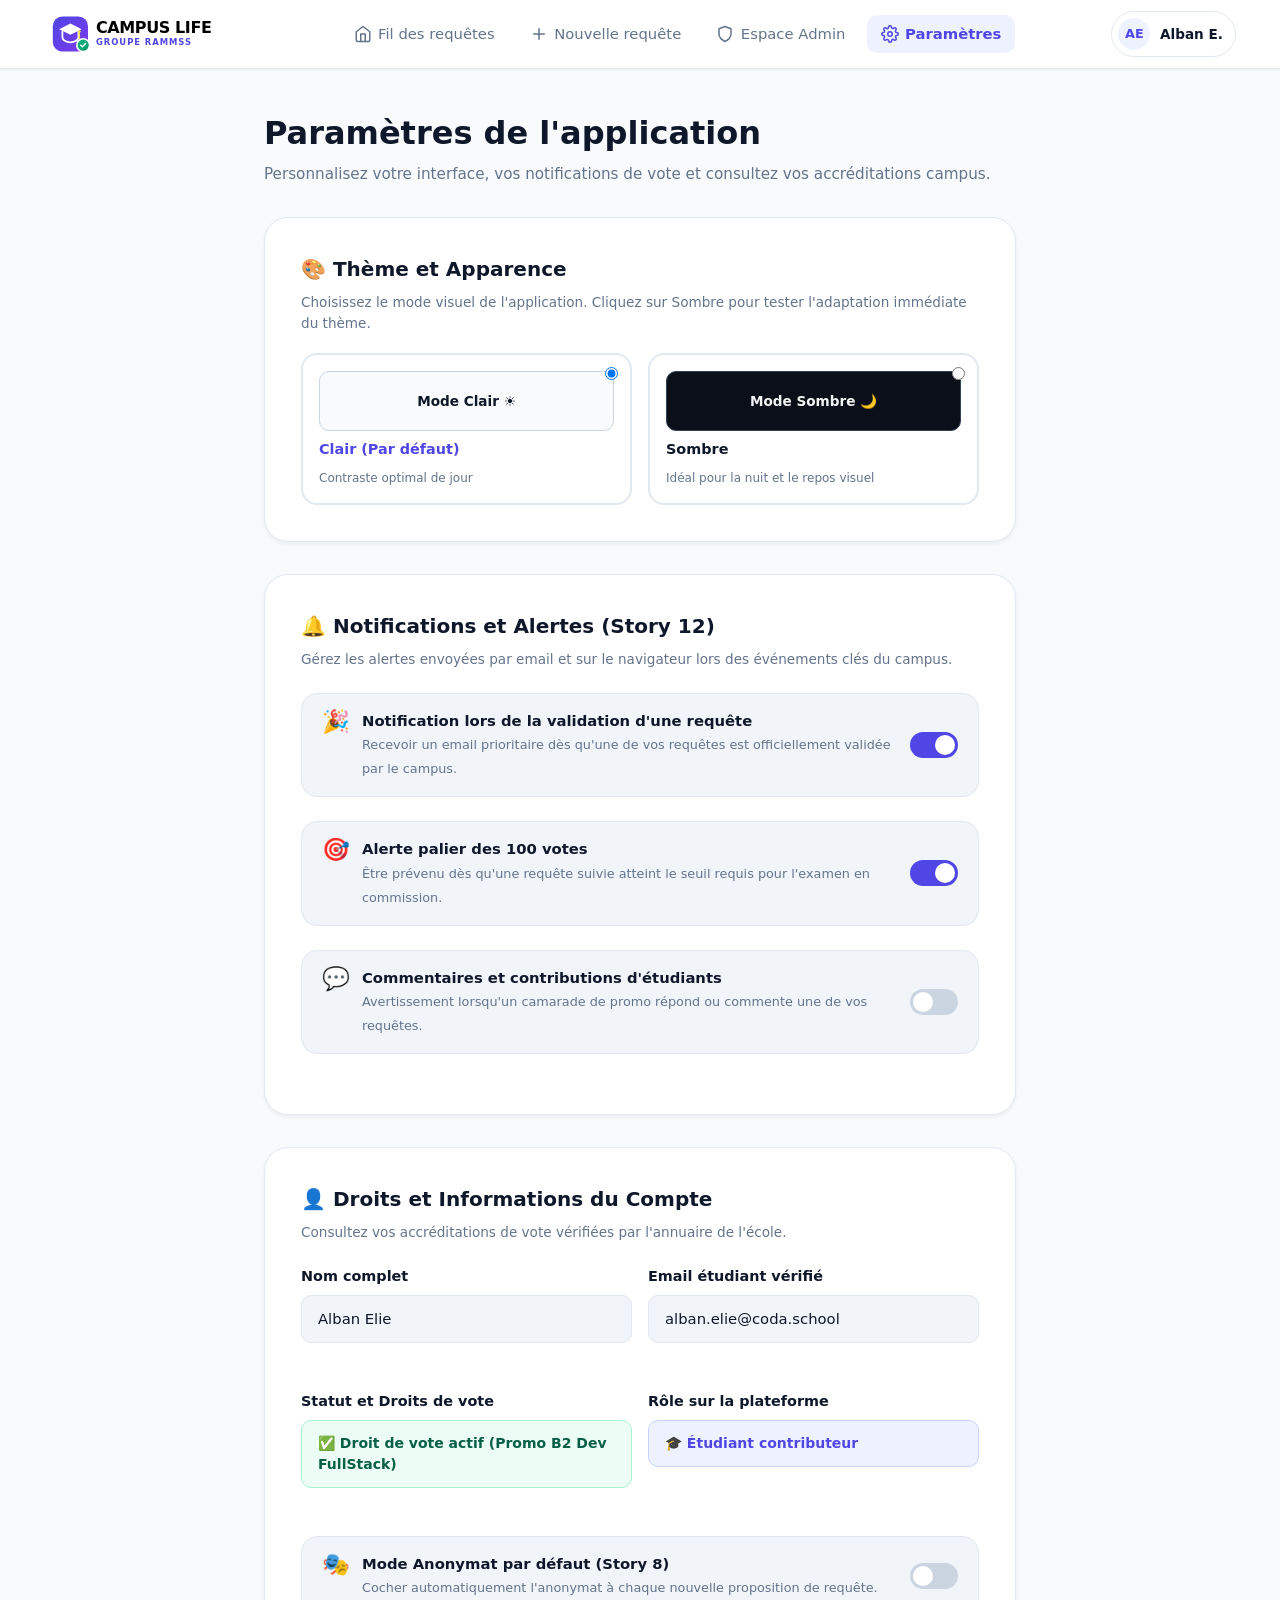
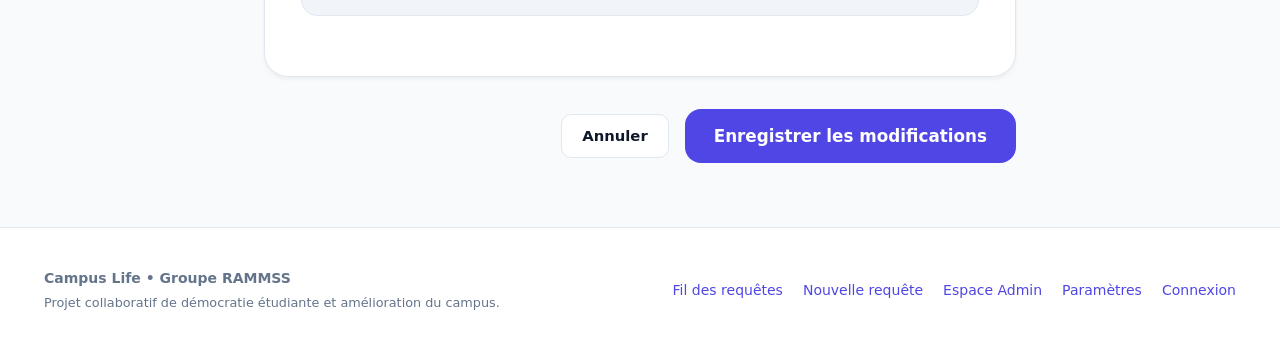
<file: code/settings.html>
<!DOCTYPE html>
<html lang="fr">
<head>
  <meta charset="UTF-8">
  <meta name="viewport" content="width=device-width, initial-scale=1.0">
  <meta name="description" content="Campus Life - Paramètres personnels, personnalisation du thème et notifications.">
  <title>Paramètres & Profil | Campus Life RAMMSS</title>
  <link rel="stylesheet" href="css/style.css">
  <style>
    /* Bascule dynamique en pur CSS via :has() */
    body:has(#theme-dark:checked) {
      --bg-body: #0b0f19;
      --bg-surface: #111827;
      --bg-surface-elevated: #1f2937;
      --bg-muted: #1e293b;
      --text-main: #f3f4f6;
      --text-muted: #94a3b8;
      --border-color: #1f2937;
      --neutral-border: #334155;
      --primary-light: rgba(79, 70, 229, 0.2);
    }

    .theme-picker-group {
      display: grid;
      grid-template-columns: repeat(auto-fit, minmax(180px, 1fr));
      gap: 1rem;
      margin-top: 0.5rem;
    }

    .theme-card-option {
      position: relative;
      border: 2px solid var(--border-color);
      border-radius: var(--radius-lg);
      padding: 1rem;
      cursor: pointer;
      display: flex;
      flex-direction: column;
      gap: 0.5rem;
      transition: all var(--transition-fast);
      background-color: var(--bg-surface);
    }

    .theme-card-option:hover {
      border-color: var(--primary);
    }

    .theme-card-option input[type="radio"] {
      position: absolute;
      top: 0.75rem;
      right: 0.75rem;
    }

    .theme-card-option input[type="radio"]:checked ~ .theme-name {
      color: var(--primary);
      font-weight: 700;
    }

    .theme-preview-box {
      height: 60px;
      border-radius: var(--radius-md);
      display: flex;
      align-items: center;
      justify-content: center;
      font-weight: 700;
      font-size: 0.85rem;
    }

    .preview-light {
      background-color: #f8fafc;
      border: 1px solid #cbd5e1;
      color: #0f172a;
    }

    .preview-dark {
      background-color: #0b0f19;
      border: 1px solid #334155;
      color: #f3f4f6;
    }
  </style>
</head>
<body>

  <!-- En-tête Principal & Navigation -->
  <header class="site-header">
    <div class="container header-inner">
      <a href="index.html" class="brand-link" aria-label="Accueil Campus Life">
        <img src="assets/logo.svg" alt="Logo Campus Life RAMMSS" width="200" height="48">
      </a>

      <nav class="main-nav" aria-label="Navigation principale">
        <a href="index.html" class="nav-link">
          <svg width="18" height="18" viewBox="0 0 24 24" fill="none" stroke="currentColor" stroke-width="2" stroke-linecap="round" stroke-linejoin="round"><path d="m3 9 9-7 9 7v11a2 2 0 0 1-2 2H5a2 2 0 0 1-2-2z"></path><polyline points="9 22 9 12 15 12 15 22"></polyline></svg>
          Fil des requêtes
        </a>
        <a href="create.html" class="nav-link">
          <svg width="18" height="18" viewBox="0 0 24 24" fill="none" stroke="currentColor" stroke-width="2" stroke-linecap="round" stroke-linejoin="round"><line x1="12" y1="5" x2="12" y2="19"></line><line x1="5" y1="12" x2="19" y2="12"></line></svg>
          Nouvelle requête
        </a>
        <a href="admin.html" class="nav-link">
          <svg width="18" height="18" viewBox="0 0 24 24" fill="none" stroke="currentColor" stroke-width="2" stroke-linecap="round" stroke-linejoin="round"><path d="M12 22s8-4 8-10V5l-8-3-8 3v7c0 6 8 10 8 10z"></path></svg>
          Espace Admin
        </a>
        <a href="settings.html" class="nav-link active">
          <svg width="18" height="18" viewBox="0 0 24 24" fill="none" stroke="currentColor" stroke-width="2" stroke-linecap="round" stroke-linejoin="round"><circle cx="12" cy="12" r="3"></circle><path d="M19.4 15a1.65 1.65 0 0 0 .33 1.82l.06.06a2 2 0 0 1 0 2.83 2 2 0 0 1-2.83 0l-.06-.06a1.65 1.65 0 0 0-1.82-.33 1.65 1.65 0 0 0-1 1.51V21a2 2 0 0 1-2 2 2 2 0 0 1-2-2v-.09A1.65 1.65 0 0 0 9 19.4a1.65 1.65 0 0 0-1.82.33l-.06.06a2 2 0 0 1-2.83 0 2 2 0 0 1 0-2.83l.06-.06a1.65 1.65 0 0 0 .33-1.82 1.65 1.65 0 0 0-1.51-1H3a2 2 0 0 1-2-2 2 2 0 0 1 2-2h.09A1.65 1.65 0 0 0 4.6 9a1.65 1.65 0 0 0-.33-1.82l-.06-.06a2 2 0 0 1 0-2.83 2 2 0 0 1 2.83 0l.06.06a1.65 1.65 0 0 0 1.82.33H9a1.65 1.65 0 0 0 1-1.51V3a2 2 0 0 1 2-2 2 2 0 0 1 2 2v.09a1.65 1.65 0 0 0 1 1.51 1.65 1.65 0 0 0 1.82-.33l.06-.06a2 2 0 0 1 2.83 0 2 2 0 0 1 0 2.83l-.06.06a1.65 1.65 0 0 0-.33 1.82V9a1.65 1.65 0 0 0 1.51 1H21a2 2 0 0 1 2 2 2 2 0 0 1-2 2h-.09a1.65 1.65 0 0 0-1.51 1z"></path></svg>
          Paramètres
        </a>
      </nav>

      <div class="header-actions">
        <a href="login.html" class="user-profile-badge">
          <div class="avatar">AE</div>
          <span>Alban E.</span>
        </a>
      </div>
    </div>
  </header>

  <!-- Contenu Principal des Paramètres (Story 4) -->
  <main class="container-narrow" style="padding-block: 2.5rem 4rem;">
    <div style="margin-bottom: 2rem;">
      <h1 style="font-size: 2rem; font-weight: 800; color: var(--text-main);">Paramètres de l'application</h1>
      <p style="font-size: 0.95rem; color: var(--text-muted); margin-top: 0.35rem;">
        Personnalisez votre interface, vos notifications de vote et consultez vos accréditations campus.
      </p>
    </div>

    <form action="#" method="get" style="display: flex; flex-direction: column; gap: 2rem;">

      <!-- Section 1 : Thème de l'application (Critère d'acceptation 1 : Clair / Sombre) -->
      <section class="form-card" aria-labelledby="theme-heading">
        <h2 id="theme-heading" style="font-size: 1.25rem; font-weight: 700; margin-bottom: 0.5rem; display: flex; align-items: center; gap: 0.5rem;">
          🎨 Thème et Apparence
        </h2>
        <p style="font-size: 0.85rem; color: var(--text-muted); margin-bottom: 1.25rem;">
          Choisissez le mode visuel de l'application. Cliquez sur Sombre pour tester l'adaptation immédiate du thème.
        </p>

        <div class="theme-picker-group">
          <!-- Option Clair -->
          <label class="theme-card-option">
            <input type="radio" name="app_theme" id="theme-light" value="light" checked>
            <div class="theme-preview-box preview-light">Mode Clair ☀️</div>
            <span class="theme-name" style="font-size: 0.9rem; font-weight: 600;">Clair (Par défaut)</span>
            <span style="font-size: 0.75rem; color: var(--text-muted);">Contraste optimal de jour</span>
          </label>

          <!-- Option Sombre -->
          <label class="theme-card-option">
            <input type="radio" name="app_theme" id="theme-dark" value="dark">
            <div class="theme-preview-box preview-dark">Mode Sombre 🌙</div>
            <span class="theme-name" style="font-size: 0.9rem; font-weight: 600;">Sombre</span>
            <span style="font-size: 0.75rem; color: var(--text-muted);">Idéal pour la nuit et le repos visuel</span>
          </label>
        </div>
      </section>

      <!-- Section 2 : Notifications (Critère d'acceptation 2 : Activer/Désactiver) -->
      <section class="form-card" aria-labelledby="notif-heading">
        <h2 id="notif-heading" style="font-size: 1.25rem; font-weight: 700; margin-bottom: 0.5rem; display: flex; align-items: center; gap: 0.5rem;">
          🔔 Notifications et Alertes (Story 12)
        </h2>
        <p style="font-size: 0.85rem; color: var(--text-muted); margin-bottom: 1.5rem;">
          Gérez les alertes envoyées par email et sur le navigateur lors des événements clés du campus.
        </p>

        <!-- Toggle 1 : Validation de Requête (Story 12) -->
        <label class="switch-container">
          <div class="switch-details">
            <span class="switch-icon">🎉</span>
            <div>
              <strong class="switch-title">Notification lors de la validation d'une requête</strong>
              <span class="switch-desc">Recevoir un email prioritaire dès qu'une de vos requêtes est officiellement validée par le campus.</span>
            </div>
          </div>
          <div class="switch-toggle">
            <input type="checkbox" name="notif_validation" checked>
            <span class="slider"></span>
          </div>
        </label>

        <!-- Toggle 2 : Seuil des 100 votes atteint -->
        <label class="switch-container">
          <div class="switch-details">
            <span class="switch-icon">🎯</span>
            <div>
              <strong class="switch-title">Alerte palier des 100 votes</strong>
              <span class="switch-desc">Être prévenu dès qu'une requête suivie atteint le seuil requis pour l'examen en commission.</span>
            </div>
          </div>
          <div class="switch-toggle">
            <input type="checkbox" name="notif_threshold" checked>
            <span class="slider"></span>
          </div>
        </label>

        <!-- Toggle 3 : Nouveaux avis sur mes idées -->
        <label class="switch-container">
          <div class="switch-details">
            <span class="switch-icon">💬</span>
            <div>
              <strong class="switch-title">Commentaires et contributions d'étudiants</strong>
              <span class="switch-desc">Avertissement lorsqu'un camarade de promo répond ou commente une de vos requêtes.</span>
            </div>
          </div>
          <div class="switch-toggle">
            <input type="checkbox" name="notif_comments">
            <span class="slider"></span>
          </div>
        </label>
      </section>

      <!-- Section 3 : Informations & Droits du Compte (Critère d'acceptation 3) -->
      <section class="form-card" aria-labelledby="account-heading">
        <h2 id="account-heading" style="font-size: 1.25rem; font-weight: 700; margin-bottom: 0.5rem; display: flex; align-items: center; gap: 0.5rem;">
          👤 Droits et Informations du Compte
        </h2>
        <p style="font-size: 0.85rem; color: var(--text-muted); margin-bottom: 1.5rem;">
          Consultez vos accréditations de vote vérifiées par l'annuaire de l'école.
        </p>

        <div style="display: grid; grid-template-columns: 1fr 1fr; gap: 1rem; margin-bottom: 1.5rem;">
          <div class="form-group">
            <label class="form-label" for="user-fullname">Nom complet</label>
            <input type="text" id="user-fullname" class="form-control" value="Alban Elie" readonly style="background-color: var(--bg-muted);">
          </div>
          <div class="form-group">
            <label class="form-label" for="user-email">Email étudiant vérifié</label>
            <input type="email" id="user-email" class="form-control" value="alban.elie@coda.school" readonly style="background-color: var(--bg-muted);">
          </div>
        </div>

        <div style="display: grid; grid-template-columns: 1fr 1fr; gap: 1rem; margin-bottom: 1.5rem;">
          <div class="form-group">
            <label class="form-label">Statut et Droits de vote</label>
            <div style="padding: 0.75rem 1rem; border-radius: var(--radius-md); background-color: var(--success-light); border: 1px solid var(--success-border); color: #065f46; font-weight: 600; font-size: 0.875rem;">
              ✅ Droit de vote actif (Promo B2 Dev FullStack)
            </div>
          </div>

          <div class="form-group">
            <label class="form-label">Rôle sur la plateforme</label>
            <div style="padding: 0.75rem 1rem; border-radius: var(--radius-md); background-color: var(--primary-light); border: 1px solid var(--primary-border); color: var(--primary); font-weight: 600; font-size: 0.875rem;">
              🎓 Étudiant contributeur
            </div>
          </div>
        </div>

        <!-- Préférence de confidentialité globale (Story 8) -->
        <label class="switch-container">
          <div class="switch-details">
            <span class="switch-icon">🎭</span>
            <div>
              <strong class="switch-title">Mode Anonymat par défaut (Story 8)</strong>
              <span class="switch-desc">Cocher automatiquement l'anonymat à chaque nouvelle proposition de requête.</span>
            </div>
          </div>
          <div class="switch-toggle">
            <input type="checkbox" name="default_anon">
            <span class="slider"></span>
          </div>
        </label>
      </section>

      <!-- Boutons d'Action -->
      <div style="display: flex; align-items: center; justify-content: flex-end; gap: 1rem;">
        <a href="index.html" class="btn btn-secondary">Annuler</a>
        <button type="button" class="btn btn-primary btn-lg" onclick="alert('Vos préférences ont été enregistrées avec succès !')">
          Enregistrer les modifications
        </button>
      </div>

    </form>
  </main>

  <!-- Pied de page -->
  <footer class="site-footer">
    <div class="container footer-inner">
      <div>
        <strong>Campus Life &bull; Groupe RAMMSS</strong>
        <p style="font-size: 0.8rem; margin-top: 0.25rem;">Projet collaboratif de démocratie étudiante et amélioration du campus.</p>
      </div>
      <div class="footer-links">
        <a href="index.html">Fil des requêtes</a>
        <a href="create.html">Nouvelle requête</a>
        <a href="admin.html">Espace Admin</a>
        <a href="settings.html">Paramètres</a>
        <a href="login.html">Connexion</a>
      </div>
    </div>
  </footer>

</body>
</html>
</file>
<file: code/css/style.css>
/* ==========================================================================
   Campus Life - Groupe RAMMSS
   Plateforme Démocratique et Collaborative de la Vie Étudiante
   Design System & Feuille de Styles (100% HTML5 / CSS3)
   ========================================================================== */

/* --- Variables & Thème --- */
:root {
  --primary: #4f46e5;
  --primary-hover: #4338ca;
  --primary-light: #eef2ff;
  --primary-border: #c7d2fe;

  --secondary: #0ea5e9;
  --secondary-hover: #0284c7;
  --secondary-light: #f0f9ff;

  --success: #10b981;
  --success-hover: #059669;
  --success-light: #ecfdf5;
  --success-border: #a7f3d0;

  --warning: #f59e0b;
  --warning-light: #fffbeb;
  --warning-border: #fde68a;

  --danger: #ef4444;
  --danger-hover: #dc2626;
  --danger-light: #fef2f2;
  --danger-border: #fecaca;

  --neutral: #64748b;
  --neutral-light: #f8fafc;
  --neutral-border: #e2e8f0;

  --bg-body: #f8fafc;
  --bg-surface: #ffffff;
  --bg-surface-elevated: #ffffff;
  --bg-muted: #f1f5f9;

  --text-main: #0f172a;
  --text-muted: #64748b;
  --text-inverse: #ffffff;

  --border-color: #e2e8f0;
  --border-focus: #6366f1;

  --font-sans: system-ui, -apple-system, BlinkMacSystemFont, 'Segoe UI', Roboto, Helvetica, Arial, sans-serif;
  --font-mono: ui-monospace, SFMono-Regular, Menlo, Monaco, Consolas, monospace;

  --radius-sm: 6px;
  --radius-md: 10px;
  --radius-lg: 16px;
  --radius-xl: 24px;
  --radius-full: 9999px;

  --shadow-xs: 0 1px 2px rgba(15, 23, 42, 0.05);
  --shadow-sm: 0 2px 4px rgba(15, 23, 42, 0.06);
  --shadow-md: 0 4px 12px rgba(15, 23, 42, 0.08);
  --shadow-lg: 0 10px 25px -3px rgba(15, 23, 42, 0.1);
  --shadow-highlight: 0 0 0 3px rgba(79, 70, 229, 0.2);

  --transition-fast: 0.15s ease;
  --transition-normal: 0.25s ease;
}

/* Support Mode Sombre automatique */
@media (prefers-color-scheme: dark) {
  :root:not([data-theme="light"]) {
    --bg-body: #0b0f19;
    --bg-surface: #111827;
    --bg-surface-elevated: #1f2937;
    --bg-muted: #1e293b;

    --text-main: #f3f4f6;
    --text-muted: #94a3b8;

    --border-color: #1f2937;
    --neutral-border: #334155;

    --primary-light: rgba(79, 70, 229, 0.18);
    --primary-border: #4338ca;

    --success-light: rgba(16, 185, 129, 0.15);
    --success-border: #065f46;

    --warning-light: rgba(245, 158, 11, 0.15);
    --warning-border: #78350f;

    --danger-light: rgba(239, 68, 68, 0.15);
    --danger-border: #7f1d1d;

    --shadow-xs: 0 1px 2px rgba(0, 0, 0, 0.4);
    --shadow-sm: 0 2px 4px rgba(0, 0, 0, 0.5);
    --shadow-md: 0 4px 14px rgba(0, 0, 0, 0.6);
    --shadow-lg: 0 12px 30px rgba(0, 0, 0, 0.7);
  }
}

/* Thème forcé sombre via sélecteur CSS (ex: paramètre de page) */
[data-theme="dark"], body.theme-dark {
  --bg-body: #0b0f19;
  --bg-surface: #111827;
  --bg-surface-elevated: #1f2937;
  --bg-muted: #1e293b;

  --text-main: #f3f4f6;
  --text-muted: #94a3b8;

  --border-color: #1f2937;
  --neutral-border: #334155;

  --primary-light: rgba(79, 70, 229, 0.18);
  --primary-border: #4338ca;

  --success-light: rgba(16, 185, 129, 0.15);
  --success-border: #065f46;

  --warning-light: rgba(245, 158, 11, 0.15);
  --warning-border: #78350f;

  --danger-light: rgba(239, 68, 68, 0.15);
  --danger-border: #7f1d1d;
}

/* --- Reset et Base --- */
*, *::before, *::after {
  box-sizing: border-box;
  margin: 0;
  padding: 0;
}

html {
  font-family: var(--font-sans);
  font-size: 16px;
  line-height: 1.5;
  color: var(--text-main);
  background-color: var(--bg-body);
  scroll-behavior: smooth;
  -webkit-font-smoothing: antialiased;
}

body {
  min-height: 100vh;
  display: flex;
  flex-direction: column;
}

a {
  color: var(--primary);
  text-decoration: none;
  transition: color var(--transition-fast);
}

a:hover {
  color: var(--primary-hover);
}

img, svg {
  display: block;
  max-width: 100%;
}

button, input, select, textarea {
  font: inherit;
  color: inherit;
}

/* --- Layout Conteneurs --- */
.container {
  width: 100%;
  max-width: 1240px;
  margin-inline: auto;
  padding-inline: 1.5rem;
}

.container-narrow {
  width: 100%;
  max-width: 800px;
  margin-inline: auto;
  padding-inline: 1.5rem;
}

/* --- Header & Navigation Principale --- */
.site-header {
  position: sticky;
  top: 0;
  z-index: 50;
  background-color: var(--bg-surface);
  border-bottom: 1px solid var(--border-color);
  box-shadow: var(--shadow-xs);
  backdrop-filter: blur(8px);
}

.header-inner {
  display: flex;
  align-items: center;
  justify-content: space-between;
  height: 4.25rem;
  gap: 1.5rem;
}

.brand-link {
  display: flex;
  align-items: center;
  gap: 0.75rem;
  font-weight: 700;
  font-size: 1.15rem;
  color: var(--text-main);
}

.brand-link:hover {
  opacity: 0.95;
}

.brand-badge {
  background: linear-gradient(135deg, #4f46e5, #7c3aed);
  color: #ffffff;
  font-size: 0.7rem;
  font-weight: 700;
  padding: 0.15rem 0.5rem;
  border-radius: var(--radius-full);
  letter-spacing: 0.5px;
}

.main-nav {
  display: flex;
  align-items: center;
  gap: 0.5rem;
}

.nav-link {
  display: flex;
  align-items: center;
  gap: 0.4rem;
  padding: 0.5rem 0.85rem;
  border-radius: var(--radius-md);
  font-size: 0.925rem;
  font-weight: 500;
  color: var(--text-muted);
  transition: all var(--transition-fast);
}

.nav-link:hover {
  color: var(--text-main);
  background-color: var(--bg-muted);
}

.nav-link.active {
  color: var(--primary);
  background-color: var(--primary-light);
  font-weight: 600;
}

.header-actions {
  display: flex;
  align-items: center;
  gap: 0.75rem;
}

/* Badge de notifications avec dropdown interactif CSS */
.notification-wrapper {
  position: relative;
}

.btn-icon {
  position: relative;
  display: inline-flex;
  align-items: center;
  justify-content: center;
  width: 2.5rem;
  height: 2.5rem;
  border-radius: var(--radius-full);
  border: 1px solid var(--border-color);
  background-color: var(--bg-surface);
  color: var(--text-muted);
  cursor: pointer;
  transition: all var(--transition-fast);
}

.btn-icon:hover {
  background-color: var(--bg-muted);
  color: var(--text-main);
}

.unread-badge {
  position: absolute;
  top: -2px;
  right: -2px;
  width: 18px;
  height: 18px;
  background-color: var(--danger);
  color: #ffffff;
  font-size: 0.65rem;
  font-weight: 700;
  border-radius: var(--radius-full);
  display: flex;
  align-items: center;
  justify-content: center;
  border: 2px solid var(--bg-surface);
  animation: pulse-badge 2s infinite;
}

@keyframes pulse-badge {
  0%, 100% { transform: scale(1); }
  50% { transform: scale(1.15); }
}

/* Dropdown des notifications en pur CSS via :focus-within */
.notification-dropdown {
  position: absolute;
  top: calc(100% + 8px);
  right: 0;
  width: 340px;
  background-color: var(--bg-surface);
  border: 1px solid var(--border-color);
  border-radius: var(--radius-lg);
  box-shadow: var(--shadow-lg);
  padding: 1rem;
  display: none;
  flex-direction: column;
  gap: 0.75rem;
  z-index: 100;
}

.notification-wrapper:focus-within .notification-dropdown,
.notification-dropdown:target {
  display: flex;
}

.notification-header {
  display: flex;
  align-items: center;
  justify-content: space-between;
  border-bottom: 1px solid var(--border-color);
  padding-bottom: 0.5rem;
  font-size: 0.875rem;
  font-weight: 700;
}

.notif-item {
  display: flex;
  align-items: flex-start;
  gap: 0.75rem;
  padding: 0.5rem;
  border-radius: var(--radius-sm);
  background-color: var(--bg-muted);
  font-size: 0.825rem;
}

.notif-item.valid {
  border-left: 3px solid var(--success);
}

.notif-icon {
  flex-shrink: 0;
  font-size: 1.1rem;
}

/* Profil utilisateur dans le header */
.user-profile-badge {
  display: flex;
  align-items: center;
  gap: 0.6rem;
  padding: 0.35rem 0.75rem 0.35rem 0.4rem;
  border-radius: var(--radius-full);
  border: 1px solid var(--border-color);
  background-color: var(--bg-surface);
  font-size: 0.85rem;
  font-weight: 600;
  color: var(--text-main);
  transition: border-color var(--transition-fast);
}

.user-profile-badge:hover {
  border-color: var(--primary);
}

.avatar {
  width: 2rem;
  height: 2rem;
  border-radius: var(--radius-full);
  display: flex;
  align-items: center;
  justify-content: center;
  background-color: var(--primary-light);
  color: var(--primary);
  font-size: 0.8rem;
  font-weight: 700;
}

.avatar-anon {
  background-color: #e2e8f0;
  color: #475569;
}

/* --- Boutons --- */
.btn {
  display: inline-flex;
  align-items: center;
  justify-content: center;
  gap: 0.5rem;
  padding: 0.625rem 1.25rem;
  border-radius: var(--radius-md);
  font-size: 0.925rem;
  font-weight: 600;
  cursor: pointer;
  border: 1px solid transparent;
  transition: all var(--transition-fast);
  text-decoration: none;
  white-space: nowrap;
}

.btn-primary {
  background-color: var(--primary);
  color: #ffffff;
}

.btn-primary:hover {
  background-color: var(--primary-hover);
  color: #ffffff;
  box-shadow: 0 4px 12px rgba(79, 70, 229, 0.35);
}

.btn-secondary {
  background-color: var(--bg-surface);
  border-color: var(--border-color);
  color: var(--text-main);
}

.btn-secondary:hover {
  background-color: var(--bg-muted);
  border-color: var(--neutral-border);
}

.btn-success {
  background-color: var(--success);
  color: #ffffff;
}

.btn-success:hover {
  background-color: var(--success-hover);
  box-shadow: 0 4px 12px rgba(16, 185, 129, 0.35);
}

.btn-danger {
  background-color: var(--danger);
  color: #ffffff;
}

.btn-danger:hover {
  background-color: var(--danger-hover);
}

.btn-sm {
  padding: 0.4rem 0.8rem;
  font-size: 0.825rem;
  border-radius: var(--radius-sm);
}

.btn-lg {
  padding: 0.85rem 1.75rem;
  font-size: 1.05rem;
  border-radius: var(--radius-lg);
}

/* --- Badges & Tags --- */
.badge {
  display: inline-flex;
  align-items: center;
  gap: 0.35rem;
  padding: 0.25rem 0.65rem;
  border-radius: var(--radius-full);
  font-size: 0.775rem;
  font-weight: 600;
  letter-spacing: 0.2px;
}

.badge-validated {
  background-color: var(--success-light);
  color: var(--success);
  border: 1px solid var(--success-border);
}

.badge-threshold {
  background-color: var(--warning-light);
  color: #b45309;
  border: 1px solid var(--warning-border);
}

.badge-voting {
  background-color: var(--primary-light);
  color: var(--primary);
  border: 1px solid var(--primary-border);
}

.badge-pending {
  background-color: var(--neutral-light);
  color: var(--neutral);
  border: 1px solid var(--neutral-border);
}

.badge-rejected {
  background-color: var(--danger-light);
  color: var(--danger);
  border: 1px solid var(--danger-border);
}

.badge-category {
  background-color: var(--bg-muted);
  color: var(--text-muted);
  border: 1px solid var(--border-color);
}

.badge-anon {
  background-color: #f1f5f9;
  color: #475569;
  border: 1px solid #cbd5e1;
}

/* --- Notification Toast (Story 12) --- */
.toast-bar {
  background: linear-gradient(135deg, #059669 0%, #10b981 100%);
  color: #ffffff;
  padding: 0.75rem 1.5rem;
  font-size: 0.9rem;
}

.toast-inner {
  display: flex;
  align-items: center;
  justify-content: space-between;
  gap: 1rem;
}

.toast-content {
  display: flex;
  align-items: center;
  gap: 0.75rem;
}

.toast-link {
  color: #ffffff;
  text-decoration: underline;
  font-weight: 700;
}

.toast-link:hover {
  color: #ecfdf5;
}

/* --- Hero Banner (Présentation Product Goal) --- */
.hero-section {
  padding-block: 2.5rem 2rem;
  background: linear-gradient(180deg, var(--bg-surface) 0%, var(--bg-body) 100%);
  border-bottom: 1px solid var(--border-color);
}

.hero-grid {
  display: grid;
  grid-template-columns: 1.8fr 1.2fr;
  gap: 2.5rem;
  align-items: center;
}

.hero-title {
  font-size: clamp(1.8rem, 3.5vw, 2.5rem);
  font-weight: 800;
  line-height: 1.2;
  letter-spacing: -0.8px;
  margin-bottom: 0.85rem;
}

.hero-highlight {
  background: linear-gradient(135deg, #4f46e5 0%, #7c3aed 100%);
  -webkit-background-clip: text;
  -webkit-text-fill-color: transparent;
}

.hero-desc {
  font-size: 1.05rem;
  color: var(--text-muted);
  margin-bottom: 1.75rem;
  max-width: 620px;
}

.hero-actions {
  display: flex;
  flex-wrap: wrap;
  gap: 1rem;
}

/* Cartes de statistiques Campus */
.hero-stats-card {
  background-color: var(--bg-surface);
  border: 1px solid var(--border-color);
  border-radius: var(--radius-xl);
  padding: 1.5rem;
  box-shadow: var(--shadow-md);
  display: grid;
  grid-template-columns: 1fr 1fr;
  gap: 1.25rem;
}

.stat-box {
  padding: 1rem;
  border-radius: var(--radius-md);
  background-color: var(--bg-muted);
}

.stat-value {
  font-size: 1.75rem;
  font-weight: 800;
  color: var(--text-main);
  line-height: 1.1;
  margin-bottom: 0.25rem;
}

.stat-label {
  font-size: 0.8rem;
  color: var(--text-muted);
  font-weight: 500;
}

/* --- Barre de Filtres et Tri (Story 11) --- */
.feed-controls {
  padding-block: 1.5rem;
}

.controls-card {
  background-color: var(--bg-surface);
  border: 1px solid var(--border-color);
  border-radius: var(--radius-lg);
  padding: 1rem 1.25rem;
  box-shadow: var(--shadow-xs);
  display: flex;
  flex-wrap: wrap;
  align-items: center;
  justify-content: space-between;
  gap: 1rem;
}

.filter-pills {
  display: flex;
  flex-wrap: wrap;
  gap: 0.5rem;
}

.filter-pill {
  display: inline-flex;
  align-items: center;
  gap: 0.4rem;
  padding: 0.45rem 0.9rem;
  border-radius: var(--radius-full);
  font-size: 0.85rem;
  font-weight: 600;
  border: 1px solid var(--border-color);
  background-color: var(--bg-surface);
  color: var(--text-muted);
  cursor: pointer;
  transition: all var(--transition-fast);
}

.filter-pill:hover {
  background-color: var(--bg-muted);
  color: var(--text-main);
}

.filter-pill.active {
  background-color: var(--primary);
  color: #ffffff;
  border-color: var(--primary);
}

.sort-and-search {
  display: flex;
  align-items: center;
  gap: 0.75rem;
  flex-wrap: wrap;
}

.search-input-wrapper {
  position: relative;
  min-width: 240px;
}

.search-input-wrapper svg {
  position: absolute;
  left: 0.85rem;
  top: 50%;
  transform: translateY(-50%);
  color: var(--text-muted);
}

.search-input {
  width: 100%;
  padding: 0.5rem 0.85rem 0.5rem 2.4rem;
  border-radius: var(--radius-md);
  border: 1px solid var(--border-color);
  background-color: var(--bg-muted);
  font-size: 0.875rem;
  outline: none;
  transition: border-color var(--transition-fast);
}

.search-input:focus {
  border-color: var(--border-focus);
  background-color: var(--bg-surface);
  box-shadow: var(--shadow-highlight);
}

.select-sort {
  padding: 0.5rem 1rem;
  border-radius: var(--radius-md);
  border: 1px solid var(--border-color);
  background-color: var(--bg-surface);
  font-size: 0.875rem;
  font-weight: 500;
  outline: none;
  cursor: pointer;
}

/* --- Layout Principal du Fil (Grid avec Sidebar) --- */
.feed-layout {
  display: grid;
  grid-template-columns: 2.2fr 1fr;
  gap: 2rem;
  padding-block: 1rem 3rem;
}

.feed-stream {
  display: flex;
  flex-direction: column;
  gap: 1.5rem;
}

/* --- Carte de Requête (Story 2, 8, 10) --- */
.request-card {
  background-color: var(--bg-surface);
  border: 1px solid var(--border-color);
  border-radius: var(--radius-xl);
  padding: 1.5rem;
  box-shadow: var(--shadow-sm);
  transition: transform var(--transition-fast), box-shadow var(--transition-fast), border-color var(--transition-fast);
  display: flex;
  flex-direction: column;
  gap: 1.15rem;
}

.request-card:hover {
  border-color: var(--primary-border);
  box-shadow: var(--shadow-md);
}

.card-top {
  display: flex;
  align-items: center;
  justify-content: space-between;
  gap: 0.75rem;
}

.card-author-meta {
  display: flex;
  align-items: center;
  gap: 0.65rem;
}

.author-info {
  display: flex;
  flex-direction: column;
}

.author-name {
  font-size: 0.875rem;
  font-weight: 600;
  color: var(--text-main);
  line-height: 1.2;
}

.post-date {
  font-size: 0.75rem;
  color: var(--text-muted);
}

.card-badges {
  display: flex;
  align-items: center;
  gap: 0.5rem;
}

.card-title {
  font-size: 1.25rem;
  font-weight: 700;
  color: var(--text-main);
  line-height: 1.35;
}

.card-title a {
  color: inherit;
}

.card-title a:hover {
  color: var(--primary);
}

.card-desc {
  font-size: 0.925rem;
  color: var(--text-muted);
  line-height: 1.55;
}

/* Jauge de vote tripartite (Pour / Neutre / Contre) */
.vote-gauge-container {
  display: flex;
  flex-direction: column;
  gap: 0.5rem;
  background-color: var(--bg-muted);
  border-radius: var(--radius-md);
  padding: 0.85rem;
}

.vote-gauge-header {
  display: flex;
  align-items: center;
  justify-content: space-between;
  font-size: 0.825rem;
  font-weight: 600;
}

.vote-ratio-bar {
  display: flex;
  height: 10px;
  width: 100%;
  border-radius: var(--radius-full);
  overflow: hidden;
  background-color: #e2e8f0;
}

.bar-pro {
  background-color: var(--success);
  transition: width 0.3s ease;
}

.bar-neutral {
  background-color: var(--warning);
  transition: width 0.3s ease;
}

.bar-con {
  background-color: var(--danger);
  transition: width 0.3s ease;
}

.vote-stats-text {
  display: flex;
  align-items: center;
  justify-content: space-between;
  font-size: 0.775rem;
  color: var(--text-muted);
}

.vote-stat-item {
  display: inline-flex;
  align-items: center;
  gap: 0.3rem;
  font-weight: 600;
}

.vote-stat-item.pro { color: var(--success); }
.vote-stat-item.neutral { color: #d97706; }
.vote-stat-item.con { color: var(--danger); }

/* Boutons de vote interactifs (Story 10) */
.vote-actions-row {
  display: flex;
  align-items: center;
  justify-content: space-between;
  gap: 0.75rem;
  flex-wrap: wrap;
  padding-top: 0.25rem;
}

.vote-buttons-group {
  display: flex;
  align-items: center;
  gap: 0.5rem;
}

.btn-vote {
  display: inline-flex;
  align-items: center;
  gap: 0.4rem;
  padding: 0.45rem 0.85rem;
  border-radius: var(--radius-full);
  font-size: 0.85rem;
  font-weight: 600;
  border: 1px solid var(--border-color);
  background-color: var(--bg-surface);
  cursor: pointer;
  transition: all var(--transition-fast);
}

.btn-vote:hover {
  transform: translateY(-1px);
}

.btn-vote-pro:hover {
  background-color: var(--success-light);
  border-color: var(--success);
  color: var(--success);
}

.btn-vote-neutral:hover {
  background-color: var(--warning-light);
  border-color: var(--warning);
  color: #b45309;
}

.btn-vote-con:hover {
  background-color: var(--danger-light);
  border-color: var(--danger);
  color: var(--danger);
}

.card-footer-links {
  display: flex;
  align-items: center;
  gap: 1rem;
}

.card-meta-link {
  font-size: 0.825rem;
  font-weight: 500;
  color: var(--text-muted);
  display: inline-flex;
  align-items: center;
  gap: 0.35rem;
}

.card-meta-link:hover {
  color: var(--primary);
}

/* --- Sidebar du Fil --- */
.feed-sidebar {
  display: flex;
  flex-direction: column;
  gap: 1.5rem;
}

.sidebar-card {
  background-color: var(--bg-surface);
  border: 1px solid var(--border-color);
  border-radius: var(--radius-xl);
  padding: 1.5rem;
  box-shadow: var(--shadow-xs);
}

.sidebar-title {
  font-size: 1.05rem;
  font-weight: 700;
  color: var(--text-main);
  margin-bottom: 1rem;
  display: flex;
  align-items: center;
  gap: 0.5rem;
}

/* Timeline & Processus de Validation (Story 9) */
.process-steps {
  display: flex;
  flex-direction: column;
  gap: 1rem;
  position: relative;
}

.process-step {
  display: flex;
  align-items: flex-start;
  gap: 0.75rem;
}

.step-num {
  width: 26px;
  height: 26px;
  border-radius: var(--radius-full);
  background-color: var(--primary-light);
  color: var(--primary);
  font-size: 0.75rem;
  font-weight: 700;
  display: flex;
  align-items: center;
  justify-content: center;
  flex-shrink: 0;
  margin-top: 0.15rem;
}

.step-content {
  font-size: 0.85rem;
}

.step-content strong {
  display: block;
  color: var(--text-main);
  margin-bottom: 0.15rem;
}

.step-content p {
  color: var(--text-muted);
  line-height: 1.4;
}

/* --- Formulaires (Création, Login, Paramètres, Admin) --- */
.form-card {
  background-color: var(--bg-surface);
  border: 1px solid var(--border-color);
  border-radius: var(--radius-xl);
  padding: 2.25rem;
  box-shadow: var(--shadow-sm);
}

.form-group {
  display: flex;
  flex-direction: column;
  gap: 0.45rem;
  margin-bottom: 1.5rem;
}

.form-label {
  font-size: 0.9rem;
  font-weight: 600;
  color: var(--text-main);
  display: flex;
  align-items: center;
  justify-content: space-between;
}

.form-hint {
  font-size: 0.775rem;
  color: var(--text-muted);
  font-weight: 400;
}

.form-control {
  width: 100%;
  padding: 0.75rem 1rem;
  border-radius: var(--radius-md);
  border: 1px solid var(--border-color);
  background-color: var(--bg-surface);
  font-size: 0.925rem;
  color: var(--text-main);
  outline: none;
  transition: all var(--transition-fast);
}

.form-control:focus {
  border-color: var(--border-focus);
  box-shadow: var(--shadow-highlight);
}

textarea.form-control {
  resize: vertical;
  min-height: 120px;
}

/* Switch d'Anonymat (Story 8) */
.switch-container {
  display: flex;
  align-items: center;
  justify-content: space-between;
  padding: 1rem 1.25rem;
  border-radius: var(--radius-lg);
  background-color: var(--bg-muted);
  border: 1px solid var(--border-color);
  margin-bottom: 1.5rem;
  cursor: pointer;
}

.switch-details {
  display: flex;
  align-items: flex-start;
  gap: 0.75rem;
}

.switch-icon {
  font-size: 1.4rem;
  line-height: 1;
}

.switch-title {
  font-size: 0.925rem;
  font-weight: 600;
  color: var(--text-main);
  display: block;
}

.switch-desc {
  font-size: 0.8rem;
  color: var(--text-muted);
}

.switch-toggle {
  position: relative;
  display: inline-block;
  width: 48px;
  height: 26px;
  flex-shrink: 0;
}

.switch-toggle input {
  opacity: 0;
  width: 0;
  height: 0;
}

.slider {
  position: absolute;
  cursor: pointer;
  inset: 0;
  background-color: #cbd5e1;
  transition: .3s;
  border-radius: 34px;
}

.slider:before {
  position: absolute;
  content: "";
  height: 20px;
  width: 20px;
  left: 3px;
  bottom: 3px;
  background-color: white;
  transition: .3s;
  border-radius: 50%;
}

.switch-toggle input:checked + .slider {
  background-color: var(--primary);
}

.switch-toggle input:checked + .slider:before {
  transform: translateX(22px);
}

/* Alertes & Boîtes d'erreur */
.alert {
  padding: 1rem 1.25rem;
  border-radius: var(--radius-md);
  font-size: 0.875rem;
  line-height: 1.45;
  display: flex;
  align-items: flex-start;
  gap: 0.75rem;
  margin-bottom: 1.5rem;
}

.alert-danger {
  background-color: var(--danger-light);
  border: 1px solid var(--danger-border);
  color: #991b1b;
}

.alert-success {
  background-color: var(--success-light);
  border: 1px solid var(--success-border);
  color: #065f46;
}

.alert-info {
  background-color: var(--primary-light);
  border: 1px solid var(--primary-border);
  color: #3730a3;
}

/* --- Page Détail de Requête (Story 5, 9, 10) --- */
.detail-header {
  padding-block: 2rem 1.5rem;
}

.breadcrumb {
  display: flex;
  align-items: center;
  gap: 0.5rem;
  font-size: 0.85rem;
  color: var(--text-muted);
  margin-bottom: 1rem;
}

.detail-layout {
  display: grid;
  grid-template-columns: 2.2fr 1fr;
  gap: 2rem;
  padding-bottom: 3.5rem;
}

/* Stepper Visuel de Validation Campus */
.stepper-horizontal {
  display: flex;
  justify-content: space-between;
  margin-block: 1.5rem 2rem;
  position: relative;
}

.stepper-horizontal::before {
  content: "";
  position: absolute;
  top: 18px;
  left: 30px;
  right: 30px;
  height: 3px;
  background-color: var(--border-color);
  z-index: 1;
}

.step-item {
  position: relative;
  z-index: 2;
  display: flex;
  flex-direction: column;
  align-items: center;
  text-align: center;
  gap: 0.5rem;
  max-width: 140px;
}

.step-circle {
  width: 38px;
  height: 38px;
  border-radius: var(--radius-full);
  background-color: var(--bg-surface);
  border: 3px solid var(--border-color);
  display: flex;
  align-items: center;
  justify-content: center;
  font-weight: 700;
  font-size: 0.85rem;
  color: var(--text-muted);
}

.step-item.completed .step-circle {
  background-color: var(--success);
  border-color: var(--success);
  color: #ffffff;
}

.step-item.current .step-circle {
  background-color: var(--primary);
  border-color: var(--primary-light);
  color: #ffffff;
  box-shadow: 0 0 0 4px var(--primary-light);
}

.step-label {
  font-size: 0.8rem;
  font-weight: 600;
  color: var(--text-main);
}

.step-subtext {
  font-size: 0.7rem;
  color: var(--text-muted);
}

/* Section Commentaires / Débats */
.comments-section {
  margin-top: 2.5rem;
}

.comment-list {
  display: flex;
  flex-direction: column;
  gap: 1.25rem;
  margin-top: 1.5rem;
}

.comment-item {
  background-color: var(--bg-muted);
  border-radius: var(--radius-lg);
  padding: 1.25rem;
  display: flex;
  flex-direction: column;
  gap: 0.75rem;
}

.comment-header {
  display: flex;
  align-items: center;
  justify-content: space-between;
}

/* --- Tableaux et Dashboard Admin (Story 6, 7) --- */
.admin-stats-grid {
  display: grid;
  grid-template-columns: repeat(auto-fit, minmax(220px, 1fr));
  gap: 1.25rem;
  margin-block: 1.5rem 2rem;
}

.admin-stat-card {
  background-color: var(--bg-surface);
  border: 1px solid var(--border-color);
  border-radius: var(--radius-xl);
  padding: 1.5rem;
  box-shadow: var(--shadow-xs);
  display: flex;
  align-items: center;
  justify-content: space-between;
}

.table-container {
  background-color: var(--bg-surface);
  border: 1px solid var(--border-color);
  border-radius: var(--radius-xl);
  overflow-x: auto;
  box-shadow: var(--shadow-xs);
}

.data-table {
  width: 100%;
  border-collapse: collapse;
  text-align: left;
  font-size: 0.875rem;
}

.data-table th {
  background-color: var(--bg-muted);
  color: var(--text-muted);
  font-weight: 600;
  padding: 0.85rem 1.25rem;
  border-bottom: 1px solid var(--border-color);
  white-space: nowrap;
}

.data-table td {
  padding: 1rem 1.25rem;
  border-bottom: 1px solid var(--border-color);
  color: var(--text-main);
  vertical-align: middle;
}

.data-table tr:last-child td {
  border-bottom: none;
}

.data-table tr:hover td {
  background-color: var(--bg-muted);
}

.action-buttons {
  display: flex;
  align-items: center;
  gap: 0.4rem;
}

/* --- Footer --- */
.site-footer {
  margin-top: auto;
  background-color: var(--bg-surface);
  border-top: 1px solid var(--border-color);
  padding-block: 2.5rem 2rem;
  font-size: 0.875rem;
  color: var(--text-muted);
}

.footer-inner {
  display: flex;
  align-items: center;
  justify-content: space-between;
  flex-wrap: wrap;
  gap: 1.5rem;
}

.footer-links {
  display: flex;
  align-items: center;
  gap: 1.25rem;
}

/* --- Responsive Media Queries --- */
@media (max-width: 992px) {
  .hero-grid,
  .feed-layout,
  .detail-layout {
    grid-template-columns: 1fr;
  }

  .feed-sidebar {
    order: 2;
  }
}

@media (max-width: 768px) {
  .header-inner {
    height: auto;
    padding-block: 0.85rem;
    flex-wrap: wrap;
  }

  .main-nav {
    order: 3;
    width: 100%;
    overflow-x: auto;
    padding-top: 0.5rem;
  }

  .hero-stats-card {
    grid-template-columns: 1fr;
  }

  .controls-card {
    flex-direction: column;
    align-items: stretch;
  }

  .sort-and-search {
    flex-direction: column;
    align-items: stretch;
  }

  .stepper-horizontal {
    flex-direction: column;
    gap: 1.5rem;
  }

  .stepper-horizontal::before {
    display: none;
  }

  .step-item {
    flex-direction: row;
    max-width: 100%;
    text-align: left;
  }
}
</file>
